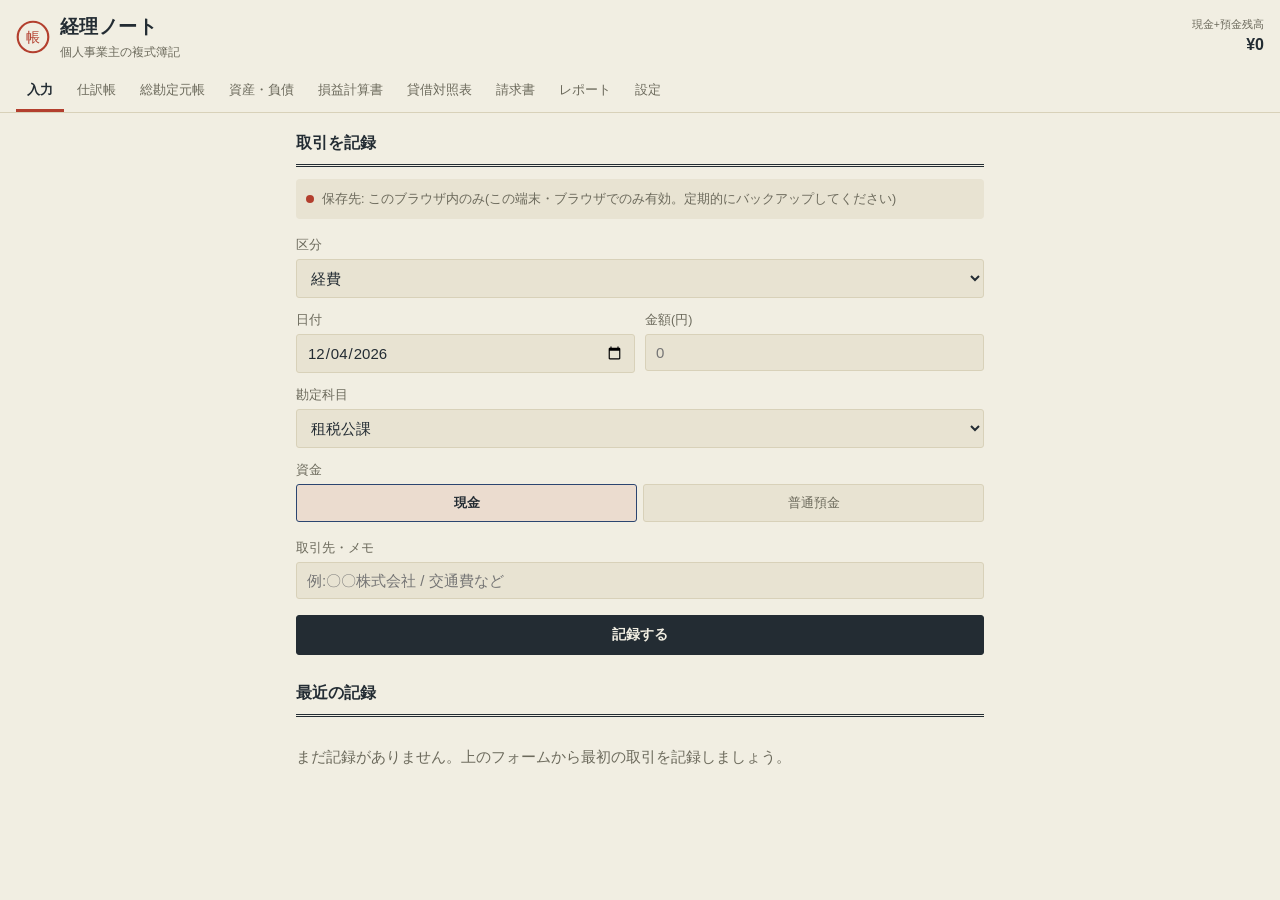
<file: legacy/index.html>
<!DOCTYPE html>
<html lang="ja">
<head>
<meta charset="UTF-8">
<meta name="viewport" content="width=device-width, initial-scale=1, viewport-fit=cover">
<title>経理ノート</title>
<meta http-equiv="Content-Security-Policy" content="default-src 'none'; script-src 'unsafe-inline'; style-src 'unsafe-inline'; img-src data: blob:; connect-src 'none'; font-src 'none'; form-action 'none'; base-uri 'none'">
<style>
  :root {
    --paper: #F1EEE2;
    --paper-2: #E8E3D2;
    --paper-line: #D8D1B9;
    --ink: #232C33;
    --ink-muted: #6C6A5C;
    --indigo: #2B4570;
    --indigo-deep: #1C2F4D;
    --vermillion: #B33F2E;
    --vermillion-soft: rgba(179,63,46,0.10);
    --danger: #A23B2E;
    --font-display: 'Hiragino Mincho ProN', 'Yu Mincho', serif;
    --font-body: 'Hiragino Kaku Gothic ProN', 'Hiragino Sans', 'Noto Sans JP', sans-serif;
    box-sizing: border-box;
    padding-top: env(safe-area-inset-top, 0px);
    padding-bottom: env(safe-area-inset-bottom, 0px);
  }
  @media (prefers-color-scheme: dark) {
    :root:not([data-theme="light"]) {
      --paper: #171814; --paper-2: #212219; --paper-line: #3A3A2D;
      --ink: #ECE8D8; --ink-muted: #A6A28C; --indigo: #8DA9D1; --indigo-deep: #B9CBE6;
      --vermillion: #E17A63; --vermillion-soft: rgba(225,122,99,0.15); --danger: #E17A63;
    }
  }
  :root[data-theme="dark"] {
    --paper: #171814; --paper-2: #212219; --paper-line: #3A3A2D;
    --ink: #ECE8D8; --ink-muted: #A6A28C; --indigo: #8DA9D1; --indigo-deep: #B9CBE6;
    --vermillion: #E17A63; --vermillion-soft: rgba(225,122,99,0.15); --danger: #E17A63;
  }
  html { scroll-padding-top: env(safe-area-inset-top, 0px); height: 100%; }
  * { box-sizing: inherit; }
  body { margin: 0; min-height: 100%; background: var(--paper); color: var(--ink); font-family: var(--font-body); font-size: 15px; line-height: 1.6; -webkit-font-smoothing: antialiased; }
  h1, h2, h3 { font-family: var(--font-display); font-weight: 700; margin: 0; }
  button, input, select, textarea { font-family: inherit; font-size: 15px; color: inherit; }
  a { color: var(--indigo); }
  .num { font-variant-numeric: tabular-nums; }
  .muted { color: var(--ink-muted); }
  .accent { color: var(--vermillion); }

  header.app-header { position: sticky; top: 0; z-index: 20; padding: calc(12px + env(safe-area-inset-top, 0px)) 16px 0 16px; background: var(--paper); border-bottom: 1px solid var(--paper-line); }
  .header-row { display: flex; align-items: center; gap: 10px; }
  .hanko { flex: none; width: 34px; height: 34px; }
  .brand { flex: 1; min-width: 0; }
  .brand h1 { font-size: 19px; letter-spacing: .02em; }
  .brand .sub { font-size: 11.5px; color: var(--ink-muted); margin-top: 1px; overflow:hidden; text-overflow:ellipsis; white-space:nowrap; }
  .balance-chip { text-align: right; flex: none; }
  .balance-chip .lbl { font-size: 10.5px; color: var(--ink-muted); }
  .balance-chip .val { font-size: 16px; font-weight: 700; }

  nav.tabs { display: flex; gap: 2px; overflow-x: auto; margin-top: 10px; scrollbar-width: none; }
  nav.tabs::-webkit-scrollbar { display: none; }
  nav.tabs button { flex: none; background: none; border: none; cursor: pointer; padding: 9px 11px 10px 11px; color: var(--ink-muted); font-size: 13px; font-weight: 500; white-space: nowrap; border-bottom: 3px solid transparent; }
  nav.tabs button.active { color: var(--ink); border-bottom-color: var(--vermillion); font-weight: 700; }

  main { padding: 18px 16px 48px 16px; max-width: 720px; margin: 0 auto; }
  section.block { margin-bottom: 26px; }
  section.block h2 { font-size: 15.5px; padding-bottom: 8px; border-bottom: 3px double var(--ink); margin-bottom: 12px; }
  .note { font-size: 12.5px; color: var(--ink-muted); background: var(--paper-2); border-left: 3px solid var(--paper-line); padding: 8px 10px; margin: 10px 0; border-radius: 2px; }

  .field { margin-bottom: 12px; }
  .field label { display: block; font-size: 12.5px; color: var(--ink-muted); margin-bottom: 4px; }
  .field input[type="text"], .field input[type="number"], .field input[type="date"], .field select, .field textarea {
    width: 100%; padding: 9px 10px; border: 1px solid var(--paper-line); background: var(--paper-2); color: var(--ink); border-radius: 3px;
  }
  .field textarea { resize: vertical; min-height: 60px; }
  .field-row { display: flex; gap: 10px; }
  .field-row > .field { flex: 1; min-width: 0; }
  .radio-group { display: flex; gap: 6px; flex-wrap: wrap; }
  .radio-group label { flex: 1; text-align: center; border: 1px solid var(--paper-line); border-radius: 3px; padding: 8px 6px; font-size: 13px; cursor: pointer; color: var(--ink-muted); background: var(--paper-2); }
  .radio-group input { display: none; }
  .radio-group input:checked + span { color: var(--ink); font-weight: 700; }
  .radio-group label:has(input:checked) { border-color: var(--indigo); background: var(--vermillion-soft); }

  button.btn { display: inline-block; border: 1px solid var(--ink); background: var(--ink); color: var(--paper); padding: 10px 18px; border-radius: 3px; cursor: pointer; font-weight: 700; font-size: 14px; }
  button.btn:active { opacity: .8; }
  button.btn.secondary { background: transparent; color: var(--ink); }
  button.btn.ghost { background: transparent; color: var(--indigo); border-color: var(--paper-line); font-weight: 500; }
  button.btn.danger { background: transparent; color: var(--danger); border-color: var(--danger); }
  button.btn.block { width: 100%; }
  button.btn.small { padding: 6px 10px; font-size: 12.5px; }

  table.ledger { width: 100%; border-collapse: collapse; font-size: 13px; }
  table.ledger th { text-align: left; font-weight: 500; color: var(--ink-muted); font-size: 11.5px; padding: 0 6px 8px 6px; border-bottom: 3px double var(--ink); white-space: nowrap; }
  table.ledger td { padding: 8px 6px; border-bottom: 1px solid var(--paper-line); vertical-align: top; }
  table.ledger tr:last-child td { border-bottom: none; }
  table.ledger td.num, table.ledger th.num { text-align: right; }
  .table-scroll { overflow-x: auto; }
  table.ledger.compact th, table.ledger.compact td { padding: 6px 5px; }

  .tx-row { display: flex; gap: 10px; padding: 11px 0; border-bottom: 1px solid var(--paper-line); align-items: flex-start; }
  .tx-row:last-child { border-bottom: none; }
  .tx-thumb { flex: none; width: 40px; height: 40px; border-radius: 3px; overflow: hidden; background: var(--paper-2); border: 1px solid var(--paper-line); }
  .tx-thumb img { width: 100%; height: 100%; object-fit: cover; display: block; }
  .tx-main { flex: 1; min-width: 0; }
  .tx-top { display: flex; justify-content: space-between; gap: 8px; }
  .tx-cat { font-weight: 700; font-size: 14px; }
  .tx-amt { font-weight: 700; font-size: 14.5px; white-space: nowrap; }
  .tx-amt.income { color: var(--indigo); }
  .tx-amt.expense { color: var(--ink); }
  .tx-meta { font-size: 12px; color: var(--ink-muted); margin-top: 2px; }
  .tx-actions { margin-top: 6px; display: flex; gap: 10px; }
  .tx-actions a { font-size: 12px; cursor: pointer; }

  .tag { display: inline-block; font-size: 10.5px; padding: 2px 7px; border-radius: 20px; border: 1px solid var(--paper-line); color: var(--ink-muted); }
  .kpi-row { display: flex; gap: 10px; margin-bottom: 14px; flex-wrap: wrap; }
  .kpi { flex: 1; min-width: 100px; padding: 12px; background: var(--paper-2); border-radius: 4px; }
  .kpi .lbl { font-size: 11px; color: var(--ink-muted); }
  .kpi .val { font-size: 17px; font-weight: 700; margin-top: 2px; }

  select.year-select { padding: 6px 8px; border: 1px solid var(--paper-line); background: var(--paper-2); border-radius: 3px; }
  .toast-wrap { position: fixed; bottom: calc(18px + env(safe-area-inset-bottom, 0px)); left: 0; right: 0; display: flex; justify-content: center; z-index: 100; pointer-events: none; }
  .toast { background: var(--ink); color: var(--paper); padding: 9px 16px; border-radius: 20px; font-size: 13px; box-shadow: 0 4px 14px rgba(0,0,0,.2); }

  .modal-backdrop { position: fixed; inset: 0; background: rgba(0,0,0,.45); z-index: 200; display: flex; align-items: flex-end; justify-content: center; }
  .modal-sheet { background: var(--paper); width: 100%; max-width: 720px; max-height: 88vh; overflow-y: auto; border-radius: 12px 12px 0 0; padding: 18px 16px calc(24px + env(safe-area-inset-bottom, 0px)) 16px; }
  .modal-head { display: flex; justify-content: space-between; align-items: center; margin-bottom: 14px; }
  .modal-head h3 { font-size: 16px; }
  .modal-close { background: none; border: none; font-size: 22px; color: var(--ink-muted); cursor: pointer; line-height: 1; }

  .invoice-list-row { padding: 12px 0; border-bottom: 1px solid var(--paper-line); }
  .invoice-list-row:last-child { border-bottom: none; }
  .invoice-item-row { display: grid; grid-template-columns: 1fr 52px 84px 26px; gap: 6px; margin-bottom: 6px; align-items: center; }
  .invoice-item-row input { padding: 7px 8px; border: 1px solid var(--paper-line); background: var(--paper-2); border-radius: 3px; width: 100%; }
  .invoice-item-row .rm { background: none; border: none; color: var(--ink-muted); font-size: 16px; cursor: pointer; }

  .bar-chart .bar-label, .bar-label { font-size: 11.5px; fill: var(--ink-muted); font-family: var(--font-body); }
  .bar-value { font-size: 11px; fill: var(--ink); font-family: var(--font-body); }
  .storage-flag { display: flex; align-items: center; gap: 8px; font-size: 12.5px; color: var(--ink-muted); padding: 10px; background: var(--paper-2); border-radius: 4px; margin-bottom: 16px; }
  .storage-dot { width: 8px; height: 8px; border-radius: 50%; flex: none; }
  .storage-dot.ok { background: #3E7A55; }
  .storage-dot.warn { background: var(--vermillion); }

  #print-area { display: none; }
  @media print {
    body * { visibility: hidden; }
    #print-area, #print-area * { visibility: visible; }
    #print-area { display: block; position: absolute; top: 0; left: 0; width: 100%; padding: 24px; }
  }
</style>
</head>
<body>
<div id="app"><div style="padding:60px 20px; text-align:center; color:var(--ink-muted);">読み込み中…</div></div>
<div id="toast-wrap" class="toast-wrap"></div>
<div id="modal-root"></div>
<div id="print-area"></div>

<script>
/* ============================== 勘定科目 ============================== */
const ACCOUNTS = {
  income: [
    { key: 'sales', label: '売上高' },
    { key: 'misc_income', label: '雑収入' }
  ],
  cogs: [
    { key: 'purchases', label: '仕入高' }
  ],
  expense: [
    { key: 'tax', label: '租税公課' }, { key: 'shipping', label: '荷造運賃' }, { key: 'utilities', label: '水道光熱費' },
    { key: 'travel', label: '旅費交通費' }, { key: 'communication', label: '通信費' }, { key: 'advertising', label: '広告宣伝費' },
    { key: 'entertainment', label: '接待交際費' }, { key: 'insurance', label: '損害保険料' }, { key: 'repair', label: '修繕費' },
    { key: 'supplies', label: '消耗品費' }, { key: 'depreciation', label: '減価償却費' }, { key: 'welfare', label: '福利厚生費' },
    { key: 'wages', label: '給料賃金' }, { key: 'outsourcing', label: '外注工賃' }, { key: 'interest', label: '利子割引料' },
    { key: 'rent', label: '地代家賃' }, { key: 'bad_debt', label: '貸倒金' }, { key: 'misc_expense', label: '雑費' }
  ],
  fund: [ { key: 'cash', label: '現金' }, { key: 'bank', label: '普通預金' } ],
  liability: [ { key: 'payable', label: '買掛金' }, { key: 'accrued', label: '未払金' }, { key: 'loan', label: '借入金' } ]
};
const KIND_LABELS = {
  income: '収入', expense: '経費', purchase: '仕入(現金)', drawing: '事業主貸(出金)', contribution: '事業主借(入金)',
  expense_accrued: '未払計上', pay_liability: '買掛金・未払金の支払', borrow: '借入金の受取', repay: '借入金の返済(元本)'
};
const TABS = [
  { id: 'entry', label: '入力' }, { id: 'journal', label: '仕訳帳' }, { id: 'ledger', label: '総勘定元帳' },
  { id: 'assets', label: '資産・負債' }, { id: 'pl', label: '損益計算書' }, { id: 'bs', label: '貸借対照表' },
  { id: 'invoice', label: '請求書' }, { id: 'report', label: 'レポート' }, { id: 'settings', label: '設定' }
];

/* ============================== 状態 ============================== */
const state = { transactions: [], invoices: [], settings: null, fixedAssets: [], inventoryYearEnd: {} };
const CAP = { db: null, assets: null, downloads: null };
let STORAGE_MODE = 'memory';
let currentTab = 'entry';
let editingTxId = null;
let invoiceDraft = null;
let editingInvoiceId = null;
let editingAssetId = null;

/* ============================== ユーティリティ ============================== */
function uid(prefix) { return prefix + '_' + Date.now().toString(36) + '_' + Math.random().toString(36).slice(2, 8); }
function todayStr() { const d = new Date(); return d.getFullYear() + '-' + String(d.getMonth() + 1).padStart(2, '0') + '-' + String(d.getDate()).padStart(2, '0'); }
function yen(n) { n = Number(n) || 0; const sign = n < 0 ? '−' : ''; return sign + '¥' + Math.abs(Math.round(n)).toLocaleString('ja-JP'); }
function esc(s) { return String(s == null ? '' : s).replace(/[&<>"']/g, function (c) { return { '&': '&amp;', '<': '&lt;', '>': '&gt;', '"': '&quot;', "'": '&#39;' }[c]; }); }
function accountLabel(type, key) { const list = ACCOUNTS[type] || []; const f = list.find(function (a) { return a.key === key; }); return f ? f.label : (key || ''); }
function fundLabel(key) { return accountLabel('fund', key); }
function defaultSettings() {
  return { businessName: '', ownerName: '', address: '', phone: '', invoiceRegNo: '', bankInfo: '', openingCash: 0, openingBank: 0, openingDate: todayStr(), invoiceSeq: 0, theme: 'auto' };
}
function toast(msg) {
  const wrap = document.getElementById('toast-wrap'); const el = document.createElement('div');
  el.className = 'toast'; el.textContent = msg; wrap.appendChild(el);
  setTimeout(function () { el.remove(); }, 2600);
}
function val(id) { const el = document.getElementById(id); return el ? el.value : ''; }
function availableYears() {
  const ys = new Set();
  state.transactions.forEach(function (t) { if (t.date) ys.add(Number(t.date.slice(0, 4))); });
  Object.keys(state.inventoryYearEnd || {}).forEach(function (y) { ys.add(Number(y)); });
  ys.add(new Date().getFullYear());
  return Array.from(ys).sort(function (a, b) { return b - a; });
}

/* ============================== 仕訳ロジック ============================== */
function movementsOf(tx) {
  const amt = Number(tx.amount) || 0;
  if (tx.kind === 'income') return [{ node: 'fund:' + tx.fund, side: 'debit', amt: amt }, { node: 'income:' + tx.account, side: 'credit', amt: amt }];
  if (tx.kind === 'expense') return [{ node: 'expense:' + tx.account, side: 'debit', amt: amt }, { node: 'fund:' + tx.fund, side: 'credit', amt: amt }];
  if (tx.kind === 'purchase') return [{ node: 'cogs:purchases', side: 'debit', amt: amt }, { node: 'fund:' + tx.fund, side: 'credit', amt: amt }];
  if (tx.kind === 'drawing') return [{ node: 'equity:drawing', side: 'debit', amt: amt }, { node: 'fund:' + tx.fund, side: 'credit', amt: amt }];
  if (tx.kind === 'contribution') return [{ node: 'fund:' + tx.fund, side: 'debit', amt: amt }, { node: 'equity:contribution', side: 'credit', amt: amt }];
  if (tx.kind === 'expense_accrued') return [{ node: (tx.accountType || 'expense') + ':' + tx.account, side: 'debit', amt: amt }, { node: 'liability:' + tx.liability, side: 'credit', amt: amt }];
  if (tx.kind === 'pay_liability') return [{ node: 'liability:' + tx.liability, side: 'debit', amt: amt }, { node: 'fund:' + tx.fund, side: 'credit', amt: amt }];
  if (tx.kind === 'borrow') return [{ node: 'fund:' + tx.fund, side: 'debit', amt: amt }, { node: 'liability:loan', side: 'credit', amt: amt }];
  if (tx.kind === 'repay') return [{ node: 'liability:loan', side: 'debit', amt: amt }, { node: 'fund:' + tx.fund, side: 'credit', amt: amt }];
  return [];
}
function nodeLabel(node) {
  const parts = node.split(':'); const type = parts[0]; const key = parts[1];
  if (type === 'fund') return fundLabel(key);
  if (type === 'income') return accountLabel('income', key);
  if (type === 'cogs') return accountLabel('cogs', key);
  if (type === 'expense') return accountLabel('expense', key);
  if (type === 'liability') return accountLabel('liability', key);
  if (type === 'equity') return key === 'drawing' ? '事業主貸' : '事業主借';
  return node;
}
function journalOf(tx) {
  const m = movementsOf(tx);
  const d = m.find(function (x) { return x.side === 'debit'; });
  const c = m.find(function (x) { return x.side === 'credit'; });
  return { debit: d ? nodeLabel(d.node) : '-', credit: c ? nodeLabel(c.node) : '-' };
}
function allNodes() {
  const list = [];
  ACCOUNTS.fund.forEach(function (a) { list.push('fund:' + a.key); });
  ACCOUNTS.income.forEach(function (a) { list.push('income:' + a.key); });
  ACCOUNTS.cogs.forEach(function (a) { list.push('cogs:' + a.key); });
  ACCOUNTS.expense.forEach(function (a) { list.push('expense:' + a.key); });
  ACCOUNTS.liability.forEach(function (a) { list.push('liability:' + a.key); });
  list.push('equity:drawing'); list.push('equity:contribution');
  return list;
}
function isDebitNormal(node) { return node.indexOf('fund:') === 0 || node.indexOf('expense:') === 0 || node.indexOf('cogs:') === 0 || node === 'equity:drawing'; }
function primaryLabel(t) {
  const m = movementsOf(t);
  if (!m.length) return KIND_LABELS[t.kind] || t.kind;
  const nonFund = m.find(function (x) { return x.node.indexOf('fund:') !== 0; });
  return nodeLabel(nonFund ? nonFund.node : m[0].node);
}
function txSign(t) {
  if (['income', 'contribution', 'borrow'].indexOf(t.kind) >= 0) return '+';
  if (['expense', 'purchase', 'drawing', 'repay', 'pay_liability'].indexOf(t.kind) >= 0) return '−';
  return '';
}
function fundBalance(fundKey, asOfDate) {
  let bal = fundKey === 'cash' ? Number(state.settings.openingCash || 0) : Number(state.settings.openingBank || 0);
  state.transactions.forEach(function (t) {
    if (!t.date || (asOfDate && t.date > asOfDate)) return;
    movementsOf(t).forEach(function (m) { if (m.node === 'fund:' + fundKey) bal += (m.side === 'debit' ? m.amt : -m.amt); });
  });
  return bal;
}
function liabilityBalance(key, asOfDate) {
  let bal = 0;
  state.transactions.forEach(function (t) {
    if (!t.date || (asOfDate && t.date > asOfDate)) return;
    movementsOf(t).forEach(function (m) { if (m.node === 'liability:' + key) bal += (m.side === 'credit' ? m.amt : -m.amt); });
  });
  return bal;
}
function equityTotal(nodeKey, asOfDate) {
  let sum = 0;
  state.transactions.forEach(function (t) {
    if (!t.date || (asOfDate && t.date > asOfDate)) return;
    movementsOf(t).forEach(function (m) { if (m.node === 'equity:' + nodeKey) sum += m.amt; });
  });
  return sum;
}

/* ============================== 固定資産・減価償却 ============================== */
function depreciationSchedule(asset) {
  const cost = Number(asset.cost) || 0;
  const life = Math.max(1, Number(asset.usefulLifeYears) || 1);
  const base = Math.max(0, cost - 1);
  const annualFull = base / life;
  const acqYear = Number(asset.acquisitionDate.slice(0, 4));
  const acqMonth = Number(asset.acquisitionDate.slice(5, 7));
  const disposalYear = asset.disposalDate ? Number(asset.disposalDate.slice(0, 4)) : null;
  const disposalMonth = asset.disposalDate ? Number(asset.disposalDate.slice(5, 7)) : null;
  const schedule = {};
  let cum = 0;
  const lastYear = disposalYear || (acqYear + life + 1);
  for (let y = acqYear; y <= lastYear; y++) {
    if (cum >= base) { schedule[y] = { amount: 0, cumulative: cum, bookValue: cost - cum }; continue; }
    let months = 12;
    if (y === acqYear && disposalYear === acqYear) months = disposalMonth - acqMonth + 1;
    else if (y === acqYear) months = 12 - acqMonth + 1;
    else if (disposalYear && y === disposalYear) months = disposalMonth;
    months = Math.max(0, Math.min(12, months));
    let amt = Math.round(annualFull * months / 12);
    if (cum + amt > base) amt = base - cum;
    cum += amt;
    schedule[y] = { amount: amt, cumulative: cum, bookValue: cost - cum };
  }
  return schedule;
}
function assetAnnualDepreciation(asset, year) { const s = depreciationSchedule(asset); return s[year] ? s[year].amount : 0; }
function assetBookValueAsOf(asset, dateStr) {
  const cost = Number(asset.cost) || 0;
  if (asset.acquisitionDate > dateStr) return cost;
  const y = Number(dateStr.slice(0, 4)); const m = Number(dateStr.slice(5, 7));
  const sched = depreciationSchedule(asset);
  const acqYear = Number(asset.acquisitionDate.slice(0, 4));
  const acqMonth = Number(asset.acquisitionDate.slice(5, 7));
  let cum = 0;
  for (let yy = acqYear; yy < y; yy++) cum += (sched[yy] ? sched[yy].amount : 0);
  const startMonth = (y === acqYear) ? acqMonth : 1;
  const fullYearMonths = (y === acqYear) ? (12 - acqMonth + 1) : 12;
  const monthsElapsed = Math.max(0, Math.min(fullYearMonths, m - startMonth + 1));
  const fullYearAmt = sched[y] ? sched[y].amount : 0;
  const partial = fullYearMonths > 0 ? Math.round(fullYearAmt * monthsElapsed / fullYearMonths) : 0;
  cum += Math.min(partial, fullYearAmt);
  const base = Math.max(0, cost - 1);
  cum = Math.min(cum, base);
  return cost - cum;
}
function totalDepreciation(year) { return (state.fixedAssets || []).reduce(function (s, a) { return s + assetAnnualDepreciation(a, year); }, 0); }
function totalFixedAssetsBookValue(asOfDate) {
  return (state.fixedAssets || []).filter(function (a) { return a.acquisitionDate <= asOfDate; }).reduce(function (s, a) { return s + assetBookValueAsOf(a, asOfDate); }, 0);
}
function latestInventoryClosing(year) {
  const inv = state.inventoryYearEnd || {};
  const years = Object.keys(inv).map(Number).filter(function (y) { return y <= year; }).sort(function (a, b) { return b - a; });
  if (!years.length) return 0;
  return Number(inv[years[0]].closing) || 0;
}

/* ============================== 損益計算書 / 貸借対照表 ============================== */
function computePL(year) {
  const incomeTotals = {}; ACCOUNTS.income.forEach(function (a) { incomeTotals[a.key] = 0; });
  const expenseTotals = {}; ACCOUNTS.expense.forEach(function (a) { expenseTotals[a.key] = 0; });
  let purchases = 0;
  state.transactions.forEach(function (t) {
    if (!t.date || t.date.slice(0, 4) !== String(year)) return;
    const amt = Number(t.amount) || 0;
    if (t.kind === 'income') incomeTotals[t.account] = (incomeTotals[t.account] || 0) + amt;
    else if (t.kind === 'expense') expenseTotals[t.account] = (expenseTotals[t.account] || 0) + amt;
    else if (t.kind === 'purchase') purchases += amt;
    else if (t.kind === 'expense_accrued') {
      if (t.accountType === 'cogs') purchases += amt;
      else expenseTotals[t.account] = (expenseTotals[t.account] || 0) + amt;
    }
  });
  expenseTotals.depreciation = totalDepreciation(year);
  const inv = (state.inventoryYearEnd && state.inventoryYearEnd[year]) ? state.inventoryYearEnd[year] : { opening: 0, closing: 0 };
  const cogs = (Number(inv.opening) || 0) + purchases - (Number(inv.closing) || 0);
  const incomeSum = Object.values(incomeTotals).reduce(function (a, b) { return a + b; }, 0);
  const grossProfit = incomeSum - cogs;
  const expenseSum = Object.values(expenseTotals).reduce(function (a, b) { return a + b; }, 0);
  const net = grossProfit - expenseSum;
  return { incomeTotals: incomeTotals, expenseTotals: expenseTotals, incomeSum: incomeSum, purchases: purchases, cogs: cogs, grossProfit: grossProfit, expenseSum: expenseSum, net: net, inventoryOpening: Number(inv.opening) || 0, inventoryClosing: Number(inv.closing) || 0 };
}
function computeBS(asOfDate) {
  const year = Number(asOfDate.slice(0, 4));
  const cash = fundBalance('cash', asOfDate);
  const bank = fundBalance('bank', asOfDate);
  const inventoryVal = latestInventoryClosing(year);
  const fixedAssetsVal = totalFixedAssetsBookValue(asOfDate);
  const assetsTotal = cash + bank + inventoryVal + fixedAssetsVal;
  const payable = liabilityBalance('payable', asOfDate);
  const accrued = liabilityBalance('accrued', asOfDate);
  const loan = liabilityBalance('loan', asOfDate);
  const liabilitiesTotal = payable + accrued + loan;
  const openingCapital = Number(state.settings.openingCash || 0) + Number(state.settings.openingBank || 0);
  const contribution = equityTotal('contribution', asOfDate);
  const drawing = equityTotal('drawing', asOfDate);
  const contributedCapital = openingCapital + contribution - drawing;
  const retainedEarnings = assetsTotal - liabilitiesTotal - contributedCapital;
  const equityTotalVal = contributedCapital + retainedEarnings;
  return { cash: cash, bank: bank, inventoryVal: inventoryVal, fixedAssetsVal: fixedAssetsVal, assetsTotal: assetsTotal, payable: payable, accrued: accrued, loan: loan, liabilitiesTotal: liabilitiesTotal, openingCapital: openingCapital, contribution: contribution, drawing: drawing, contributedCapital: contributedCapital, retainedEarnings: retainedEarnings, equityTotalVal: equityTotalVal };
}

/* ============================== 保存レイヤー ============================== */
async function useCap(name) { try { if (!window.claude || !window.claude.use) return null; return await window.claude.use(name); } catch (e) { return null; } }
function hasLocalStorage() { try { const k = '__t__'; localStorage.setItem(k, '1'); localStorage.removeItem(k); return true; } catch (e) { return false; } }
function persistLocal(name) { try { localStorage.setItem('keirinote_' + name, JSON.stringify(state[name])); } catch (e) {} }
function stripId(doc) { const copy = Object.assign({}, doc); delete copy.id; return copy; }

const Store = {
  async loadAll() {
    if (STORAGE_MODE === 'db') {
      const [txSnap, invSnap, setSnap, faSnap, invYearSnap] = await Promise.all([
        CAP.db.collection('transactions').get(), CAP.db.collection('invoices').get(), CAP.db.doc('settings/main').get(),
        CAP.db.collection('fixedAssets').get(), CAP.db.collection('inventoryYears').get()
      ]);
      state.transactions = txSnap.docs.map(function (d) { return Object.assign({ id: d.id }, d.data()); });
      state.invoices = invSnap.docs.map(function (d) { return Object.assign({ id: d.id }, d.data()); });
      state.settings = setSnap.exists ? Object.assign(defaultSettings(), setSnap.data()) : defaultSettings();
      state.fixedAssets = faSnap.docs.map(function (d) { return Object.assign({ id: d.id }, d.data()); });
      state.inventoryYearEnd = {}; invYearSnap.docs.forEach(function (d) { state.inventoryYearEnd[Number(d.id)] = d.data(); });
    } else if (STORAGE_MODE === 'local') {
      state.transactions = JSON.parse(localStorage.getItem('keirinote_transactions') || '[]');
      state.invoices = JSON.parse(localStorage.getItem('keirinote_invoices') || '[]');
      state.settings = Object.assign(defaultSettings(), JSON.parse(localStorage.getItem('keirinote_settings') || 'null') || {});
      state.fixedAssets = JSON.parse(localStorage.getItem('keirinote_fixedAssets') || '[]');
      state.inventoryYearEnd = JSON.parse(localStorage.getItem('keirinote_inventoryYearEnd') || '{}');
    } else {
      state.transactions = []; state.invoices = []; state.settings = defaultSettings(); state.fixedAssets = []; state.inventoryYearEnd = {};
    }
  },
  async saveSettings(patch) {
    state.settings = Object.assign({}, state.settings, patch);
    try { if (STORAGE_MODE === 'db') await CAP.db.doc('settings/main').set(state.settings); else if (STORAGE_MODE === 'local') persistLocal('settings'); toast('設定を保存しました'); }
    catch (e) { toast('保存に失敗しました'); }
  },
  async addTransaction(tx) {
    const id = uid('tx'); const doc = Object.assign({}, tx, { id: id, createdAt: new Date().toISOString() });
    state.transactions.push(doc);
    try { if (STORAGE_MODE === 'db') await CAP.db.collection('transactions').doc(id).set(stripId(doc)); else if (STORAGE_MODE === 'local') persistLocal('transactions'); }
    catch (e) { toast('保存に失敗しました'); }
    return doc;
  },
  async updateTransaction(id, patch) {
    const idx = state.transactions.findIndex(function (t) { return t.id === id; }); if (idx < 0) return;
    state.transactions[idx] = Object.assign({}, state.transactions[idx], patch);
    try { if (STORAGE_MODE === 'db') await CAP.db.doc('transactions/' + id).set(stripId(state.transactions[idx])); else if (STORAGE_MODE === 'local') persistLocal('transactions'); }
    catch (e) { toast('保存に失敗しました'); }
  },
  async deleteTransaction(id) {
    const tx = state.transactions.find(function (t) { return t.id === id; });
    state.transactions = state.transactions.filter(function (t) { return t.id !== id; });
    try { if (STORAGE_MODE === 'db') await CAP.db.doc('transactions/' + id).delete(); else if (STORAGE_MODE === 'local') persistLocal('transactions'); }
    catch (e) { toast('削除に失敗しました'); }
    if (tx && tx.receiptAssetId && CAP.assets) { try { await CAP.assets.delete(tx.receiptAssetId); } catch (e) {} }
  },
  async addInvoice(inv) {
    const id = uid('inv'); const doc = Object.assign({}, inv, { id: id, createdAt: new Date().toISOString() });
    state.invoices.push(doc);
    try { if (STORAGE_MODE === 'db') await CAP.db.collection('invoices').doc(id).set(stripId(doc)); else if (STORAGE_MODE === 'local') persistLocal('invoices'); }
    catch (e) { toast('保存に失敗しました'); }
    return doc;
  },
  async updateInvoice(id, patch) {
    const idx = state.invoices.findIndex(function (t) { return t.id === id; }); if (idx < 0) return;
    state.invoices[idx] = Object.assign({}, state.invoices[idx], patch);
    try { if (STORAGE_MODE === 'db') await CAP.db.doc('invoices/' + id).set(stripId(state.invoices[idx])); else if (STORAGE_MODE === 'local') persistLocal('invoices'); }
    catch (e) { toast('保存に失敗しました'); }
  },
  async deleteInvoice(id) {
    state.invoices = state.invoices.filter(function (t) { return t.id !== id; });
    try { if (STORAGE_MODE === 'db') await CAP.db.doc('invoices/' + id).delete(); else if (STORAGE_MODE === 'local') persistLocal('invoices'); }
    catch (e) { toast('削除に失敗しました'); }
  },
  async addFixedAsset(a) {
    const id = uid('fa'); const doc = Object.assign({}, a, { id: id });
    state.fixedAssets.push(doc);
    try { if (STORAGE_MODE === 'db') await CAP.db.collection('fixedAssets').doc(id).set(stripId(doc)); else if (STORAGE_MODE === 'local') persistLocal('fixedAssets'); }
    catch (e) { toast('保存に失敗しました'); }
  },
  async updateFixedAsset(id, patch) {
    const idx = state.fixedAssets.findIndex(function (a) { return a.id === id; }); if (idx < 0) return;
    state.fixedAssets[idx] = Object.assign({}, state.fixedAssets[idx], patch);
    try { if (STORAGE_MODE === 'db') await CAP.db.doc('fixedAssets/' + id).set(stripId(state.fixedAssets[idx])); else if (STORAGE_MODE === 'local') persistLocal('fixedAssets'); }
    catch (e) { toast('保存に失敗しました'); }
  },
  async deleteFixedAsset(id) {
    state.fixedAssets = state.fixedAssets.filter(function (a) { return a.id !== id; });
    try { if (STORAGE_MODE === 'db') await CAP.db.doc('fixedAssets/' + id).delete(); else if (STORAGE_MODE === 'local') persistLocal('fixedAssets'); }
    catch (e) { toast('削除に失敗しました'); }
  },
  async setInventoryYear(year, data) {
    state.inventoryYearEnd[year] = data;
    try { if (STORAGE_MODE === 'db') await CAP.db.doc('inventoryYears/' + year).set(data); else if (STORAGE_MODE === 'local') persistLocal('inventoryYearEnd'); toast('保存しました'); }
    catch (e) { toast('保存に失敗しました'); }
  }
};

/* ============================== 画像(領収書)処理 ============================== */
function compressImage(file, maxDim, quality) {
  maxDim = maxDim || 1400; quality = quality || 0.82;
  return new Promise(function (resolve, reject) {
    const img = new Image(); const reader = new FileReader();
    reader.onload = function () { img.src = reader.result; };
    reader.onerror = reject;
    img.onload = function () {
      let w = img.width, h = img.height;
      if (w > maxDim || h > maxDim) { if (w > h) { h = Math.round(h * maxDim / w); w = maxDim; } else { w = Math.round(w * maxDim / h); h = maxDim; } }
      const canvas = document.createElement('canvas'); canvas.width = w; canvas.height = h;
      canvas.getContext('2d').drawImage(img, 0, 0, w, h);
      canvas.toBlob(function (blob) { resolve(blob); }, 'image/jpeg', quality);
    };
    img.onerror = reject;
    reader.readAsDataURL(file);
  });
}

/* ============================== ダウンロード ============================== */
async function downloadFile(filename, content, mime) {
  if (CAP.downloads) {
    try { const blob = (content instanceof Blob) ? content : new Blob([content], { type: mime || 'text/plain' }); await CAP.downloads.save({ filename: filename, data: blob }); toast('保存しました'); return; }
    catch (e) {}
  }
  try {
    const blob = (content instanceof Blob) ? content : new Blob([content], { type: mime || 'text/plain' });
    const url = URL.createObjectURL(blob); const a = document.createElement('a');
    a.href = url; a.download = filename; document.body.appendChild(a); a.click();
    setTimeout(function () { URL.revokeObjectURL(url); a.remove(); }, 1000);
  } catch (e) { toast('ダウンロードに失敗しました'); }
}
function csvField(v) { v = String(v == null ? '' : v); if (/[",\n]/.test(v)) v = '"' + v.replace(/"/g, '""') + '"'; return v; }

/* ============================== モーダル ============================== */
function openModal(title, bodyHtml) {
  document.getElementById('modal-root').innerHTML =
    '<div class="modal-backdrop" id="modal-backdrop"><div class="modal-sheet"><div class="modal-head"><h3>' + esc(title) + '</h3><button class="modal-close" id="modal-close">&times;</button></div>' + bodyHtml + '</div></div>';
  document.getElementById('modal-close').addEventListener('click', closeModal);
  document.getElementById('modal-backdrop').addEventListener('click', function (e) { if (e.target.id === 'modal-backdrop') closeModal(); });
}
function closeModal() { document.getElementById('modal-root').innerHTML = ''; }

/* ============================== レンダリング: シェル ============================== */
function renderShell() {
  const cash = fundBalance('cash', todayStr()); const bank = fundBalance('bank', todayStr());
  const tabsHtml = TABS.map(function (t) { return '<button data-tab=\"' + esc(t.id) + '\" class="' + (t.id === currentTab ? 'active' : '') + '">' + t.label + '</button>'; }).join('');
  document.getElementById('app').innerHTML =
    '<header class="app-header"><div class="header-row">' + hankoSvg() +
      '<div class="brand"><h1>経理ノート</h1><div class="sub">' + esc(state.settings.businessName || '個人事業主の複式簿記') + '</div></div>' +
      '<div class="balance-chip"><div class="lbl">現金+預金残高</div><div class="val num">' + yen(cash + bank) + '</div></div>' +
    '</div><nav class="tabs">' + tabsHtml + '</nav></header><main id="view"></main>';
  document.querySelectorAll('nav.tabs button').forEach(function (b) { b.addEventListener('click', function () { currentTab = b.dataset.tab; editingTxId = null; renderShell(); }); });
  renderView();
}
function hankoSvg() {
  return '<svg class="hanko" viewBox="0 0 40 40" xmlns="http://www.w3.org/2000/svg"><circle cx="20" cy="20" r="18" fill="none" stroke="var(--vermillion)" stroke-width="2.5"/><text x="20" y="26" text-anchor="middle" font-size="16" font-family="var(--font-display)" fill="var(--vermillion)">帳</text></svg>';
}
function renderView() {
  const view = document.getElementById('view');
  if (currentTab === 'entry') view.innerHTML = viewEntry();
  else if (currentTab === 'journal') view.innerHTML = viewJournal();
  else if (currentTab === 'ledger') view.innerHTML = viewLedger();
  else if (currentTab === 'assets') view.innerHTML = viewAssets();
  else if (currentTab === 'pl') view.innerHTML = viewPL();
  else if (currentTab === 'bs') view.innerHTML = viewBS();
  else if (currentTab === 'invoice') view.innerHTML = viewInvoiceList();
  else if (currentTab === 'report') view.innerHTML = viewReport();
  else if (currentTab === 'settings') view.innerHTML = viewSettings();
  bindViewEvents();
}
function storageFlag() {
  const ok = STORAGE_MODE === 'db';
  const label = STORAGE_MODE === 'db' ? '保存先: Claude のデータ保存機能(サインインしているアカウントに保存されます)'
    : STORAGE_MODE === 'local' ? '保存先: このブラウザ内のみ(この端末・ブラウザでのみ有効。定期的にバックアップしてください)'
    : '保存できません: このデータは再読み込みすると消えます。都度バックアップしてください';
  return '<div class="storage-flag"><span class="storage-dot ' + (ok ? 'ok' : 'warn') + '"></span>' + label + '</div>' + backupReminder();
}
function backupReminder() {
  if (!state.transactions.length && !state.invoices.length) return '';
  let last = null; try { last = localStorage.getItem('keirinote_lastBackupAt'); } catch (e) {}
  const days = last ? Math.floor((Date.now() - new Date(last).getTime()) / 86400000) : null;
  if (days !== null && days < 7) return '';
  const msg = days === null ? 'まだバックアップがありません。設定画面から書き出してください' : '最後のバックアップから' + days + '日たっています。設定画面から書き出してください';
  return '<div class="storage-flag"><span class="storage-dot warn"></span>' + esc(msg) + '</div>';
}

/* ============================== 入力タブ ============================== */
function kindSelectHtml(current) {
  const groups = [
    { label: '現金取引', opts: [['income', '収入'], ['expense', '経費'], ['purchase', '仕入(棚卸資産がある場合)']] },
    { label: '資金移動', opts: [['drawing', '事業主貸(生活費などの出金)'], ['contribution', '事業主借(個人資金の入金)']] },
    { label: '未払い・買掛(発生主義)', opts: [['expense_accrued', '経費・仕入を未払計上する'], ['pay_liability', '買掛金・未払金を支払う']] },
    { label: '借入', opts: [['borrow', '借入金を受け取る'], ['repay', '借入金を返済する(元本)']] }
  ];
  return groups.map(function (g) {
    return '<optgroup label="' + g.label + '">' + g.opts.map(function (o) { return '<option value="' + o[0] + '" ' + (o[0] === current ? 'selected' : '') + '>' + o[1] + '</option>'; }).join('') + '</optgroup>';
  }).join('');
}
function accountSelectHtml(type, current, excludeDepreciation) {
  let list = ACCOUNTS[type]; if (excludeDepreciation) list = list.filter(function (a) { return a.key !== 'depreciation'; });
  return '<label>勘定科目</label><select id="f-account">' + list.map(function (a) { return '<option value="' + a.key + '" ' + (a.key === current ? 'selected' : '') + '>' + a.label + '</option>'; }).join('') + '</select>';
}
function accrualOptionsHtml(current) {
  let html = '<optgroup label="経費">';
  ACCOUNTS.expense.filter(function (a) { return a.key !== 'depreciation'; }).forEach(function (a) { const v = 'expense:' + a.key; html += '<option value="' + v + '" ' + (v === current ? 'selected' : '') + '>' + a.label + '</option>'; });
  html += '</optgroup><optgroup label="仕入">';
  ACCOUNTS.cogs.forEach(function (a) { const v = 'cogs:' + a.key; html += '<option value="' + v + '" ' + (v === current ? 'selected' : '') + '>' + a.label + '</option>'; });
  html += '</optgroup>';
  return html;
}
function liabilityOptionsHtml(keys, current) {
  return keys.map(function (k) { const a = ACCOUNTS.liability.find(function (x) { return x.key === k; }); return '<option value="' + k + '" ' + (k === current ? 'selected' : '') + '>' + a.label + '</option>'; }).join('');
}
function renderDynamicFields(kind, tx) {
  const box = document.getElementById('account-field'); const fundWrap = document.getElementById('fund-field-wrap');
  let html = '';
  if (kind === 'income') html = accountSelectHtml('income', tx ? tx.account : null);
  else if (kind === 'expense') html = accountSelectHtml('expense', tx ? tx.account : null, true);
  else if (kind === 'purchase') html = '<div class="note">仕入高(棚卸資産のもとになる仕入)として記録します。</div>';
  else if (kind === 'expense_accrued') {
    const cur = tx ? (tx.accountType + ':' + tx.account) : null;
    html = '<label>費用の種類</label><select id="f-accrual-account">' + accrualOptionsHtml(cur) + '</select>' +
      '<label style="margin-top:10px;">未払いの区分</label><select id="f-liability">' + liabilityOptionsHtml(['payable', 'accrued'], tx ? tx.liability : null) + '</select>';
  } else if (kind === 'pay_liability') {
    html = '<label>支払う負債</label><select id="f-liability">' + liabilityOptionsHtml(['payable', 'accrued'], tx ? tx.liability : null) + '</select>';
  }
  if (box) box.innerHTML = html;
  if (fundWrap) fundWrap.style.display = (kind === 'expense_accrued') ? 'none' : '';
}
function fundRadio(k, current) { return '<label><input type="radio" name="fund" value="' + k + '" ' + (k === current ? 'checked' : '') + '><span>' + fundLabel(k) + '</span></label>'; }
function viewEntry() {
  const editing = editingTxId ? state.transactions.find(function (t) { return t.id === editingTxId; }) : null;
  const kind = editing ? editing.kind : 'expense';
  const recent = state.transactions.slice().sort(function (a, b) { return (b.date + b.createdAt) < (a.date + a.createdAt) ? -1 : 1; }).slice(0, 25);
  return (
    '<section class="block"><h2>' + (editing ? '取引を編集' : '取引を記録') + '</h2>' + storageFlag() +
      '<form id="tx-form">' +
        '<div class="field"><label>区分</label><select id="f-kind">' + kindSelectHtml(kind) + '</select></div>' +
        '<div class="field-row">' +
          '<div class="field"><label>日付</label><input type="date" id="f-date" value="' + esc(editing ? editing.date : todayStr()) + '"></div>' +
          '<div class="field"><label>金額(円)</label><input type="number" id="f-amount" min="0" step="1" value="' + (editing ? editing.amount : '') + '" placeholder="0"></div>' +
        '</div>' +
        '<div class="field" id="account-field"></div>' +
        '<div class="field" id="fund-field-wrap"><label>資金</label><div class="radio-group" id="fund-group">' + fundRadio('cash', editing ? editing.fund : 'cash') + fundRadio('bank', editing ? editing.fund : 'cash') + '</div></div>' +
        '<div class="field"><label>取引先・メモ</label><input type="text" id="f-memo" value="' + esc(editing ? (editing.memo || '') : '') + '" placeholder="例:〇〇株式会社 / 交通費など"></div>' +
        '<div class="field"' + (CAP.assets ? '' : ' hidden') + '><label>レシート・領収書の画像(任意)</label><input type="file" id="f-receipt" accept="image/*">' +
          (editing && editing.receiptAssetId && CAP.assets ? '<div class="tx-thumb" style="margin-top:8px;width:64px;height:64px;"><img src="/_blob/' + esc(editing.receiptAssetId) + '"></div>' : '') +
        '</div>' +
        '<div style="display:flex; gap:10px; margin-top:16px;"><button type="submit" class="btn block">' + (editing ? '更新する' : '記録する') + '</button>' +
          (editing ? '<button type="button" id="cancel-edit" class="btn secondary">キャンセル</button>' : '') +
        '</div>' +
      '</form>' +
    '</section>' +
    '<section class="block"><h2>最近の記録</h2>' +
      (recent.length ? recent.map(txRowHtml).join('') : '<div class="muted" style="padding:16px 0;">まだ記録がありません。上のフォームから最初の取引を記録しましょう。</div>') +
    '</section>'
  );
}
function txRowHtml(t) {
  const label = primaryLabel(t); const sign = txSign(t); const cls = sign === '+' ? 'income' : 'expense';
  return (
    '<div class="tx-row">' + (t.receiptAssetId && CAP.assets ? '<div class="tx-thumb"><img src="/_blob/' + esc(t.receiptAssetId) + '"></div>' : '<div class="tx-thumb"></div>') +
      '<div class="tx-main"><div class="tx-top"><span class="tx-cat">' + esc(label) + '</span><span class="tx-amt num ' + cls + '">' + sign + yen(t.amount) + '</span></div>' +
      '<div class="tx-meta"><span class="tag">' + esc(KIND_LABELS[t.kind]) + '</span> ' + esc(t.date) + (t.fund ? ' ・ ' + esc(fundLabel(t.fund)) : '') + (t.memo ? ' ・ ' + esc(t.memo) : '') + '</div>' +
      '<div class="tx-actions"><a data-edit-tx=\"' + esc(t.id) + '\">編集</a><a data-del-tx=\"' + esc(t.id) + '\" style="color:var(--danger);">削除</a></div></div></div>'
  );
}

/* ============================== 仕訳帳タブ ============================== */
function viewJournal() {
  const years = availableYears(); const y = window.__journalYear || years[0] || new Date().getFullYear(); const m = window.__journalMonth || 0;
  const rows = state.transactions.filter(function (t) { return t.date && t.date.slice(0, 4) === String(y) && (m === 0 || Number(t.date.slice(5, 7)) === m); })
    .sort(function (a, b) { return a.date < b.date ? -1 : (a.date > b.date ? 1 : 0); });
  const monthOptions = [0, 1, 2, 3, 4, 5, 6, 7, 8, 9, 10, 11, 12].map(function (mo) { return '<option value="' + mo + '" ' + (mo === m ? 'selected' : '') + '>' + (mo === 0 ? '全月' : mo + '月') + '</option>'; }).join('');
  const yearOptions = years.map(function (yr) { return '<option value="' + yr + '" ' + (yr === y ? 'selected' : '') + '>' + yr + '年</option>'; }).join('');
  return (
    '<section class="block"><h2>仕訳帳</h2>' +
      '<div style="display:flex; gap:8px; margin-bottom:14px;"><select class="year-select" id="journal-year">' + yearOptions + '</select><select class="year-select" id="journal-month">' + monthOptions + '</select></div>' +
      '<div class="table-scroll"><table class="ledger"><tr><th>日付</th><th>借方科目</th><th class="num">借方金額</th><th>貸方科目</th><th class="num">貸方金額</th><th>摘要</th></tr>' +
        (rows.length ? rows.map(function (t) { const j = journalOf(t); return '<tr><td>' + esc(t.date) + '</td><td>' + esc(j.debit) + '</td><td class="num">' + yen(t.amount) + '</td><td>' + esc(j.credit) + '</td><td class="num">' + yen(t.amount) + '</td><td class="muted">' + esc(t.memo || '') + '</td></tr>'; }).join('') : '<tr><td colspan="6" class="muted" style="padding:20px 6px;">この期間の記録はありません</td></tr>') +
      '</table></div>' +
    '</section>'
  );
}

/* ============================== 総勘定元帳タブ ============================== */
function viewLedger() {
  const years = availableYears(); const y = window.__ledgerYear || years[0] || new Date().getFullYear(); const node = window.__ledgerNode || 'fund:cash';
  const groups = [
    { label: '資金', nodes: ACCOUNTS.fund.map(function (a) { return { node: 'fund:' + a.key, label: a.label }; }) },
    { label: '収入', nodes: ACCOUNTS.income.map(function (a) { return { node: 'income:' + a.key, label: a.label }; }) },
    { label: '仕入', nodes: ACCOUNTS.cogs.map(function (a) { return { node: 'cogs:' + a.key, label: a.label }; }) },
    { label: '経費', nodes: ACCOUNTS.expense.map(function (a) { return { node: 'expense:' + a.key, label: a.label }; }) },
    { label: '負債', nodes: ACCOUNTS.liability.map(function (a) { return { node: 'liability:' + a.key, label: a.label }; }) },
    { label: '元入・事業主勘定', nodes: [{ node: 'equity:drawing', label: '事業主貸' }, { node: 'equity:contribution', label: '事業主借' }] }
  ];
  const optionsHtml = groups.map(function (g) { return '<optgroup label="' + g.label + '">' + g.nodes.map(function (n) { return '<option value="' + n.node + '" ' + (n.node === node ? 'selected' : '') + '>' + n.label + '</option>'; }).join('') + '</optgroup>'; }).join('');
  const yearOptions = years.map(function (yr) { return '<option value="' + yr + '" ' + (yr === y ? 'selected' : '') + '>' + yr + '年</option>'; }).join('');
  const debitNormal = isDebitNormal(node);
  const openingNote = (node.indexOf('fund:') === 0) ? fundBalance(node.split(':')[1], String(y - 1) + '-12-31') : 0;
  let running = openingNote;
  const rows = state.transactions.filter(function (t) { return t.date && t.date.slice(0, 4) === String(y); })
    .sort(function (a, b) { return a.date < b.date ? -1 : (a.date > b.date ? 1 : 0); })
    .map(function (t) {
      let debit = 0, credit = 0, hit = false;
      movementsOf(t).forEach(function (m) { if (m.node === node) { hit = true; if (m.side === 'debit') debit += m.amt; else credit += m.amt; } });
      if (!hit) return null;
      running += debitNormal ? (debit - credit) : (credit - debit);
      const other = movementsOf(t).filter(function (m) { return m.node !== node; }).map(function (m) { return nodeLabel(m.node); }).join('/');
      return { date: t.date, other: other, debit: debit, credit: credit, balance: running, memo: t.memo };
    }).filter(Boolean);
  return (
    '<section class="block"><h2>総勘定元帳</h2>' +
      '<div style="display:flex; gap:8px; margin-bottom:14px;"><select class="year-select" id="ledger-year">' + yearOptions + '</select><select class="year-select" id="ledger-node">' + optionsHtml + '</select></div>' +
      (node.indexOf('fund:') === 0 ? '<div class="note">前年繰越残高: ' + yen(openingNote) + '</div>' : '') +
      '<div class="table-scroll"><table class="ledger"><tr><th>日付</th><th>相手科目</th><th class="num">借方</th><th class="num">貸方</th><th class="num">残高</th></tr>' +
        (rows.length ? rows.map(function (r) { return '<tr><td>' + esc(r.date) + '</td><td class="muted">' + esc(r.other) + (r.memo ? '(' + esc(r.memo) + ')' : '') + '</td><td class="num">' + (r.debit ? yen(r.debit) : '') + '</td><td class="num">' + (r.credit ? yen(r.credit) : '') + '</td><td class="num">' + yen(r.balance) + '</td></tr>'; }).join('') : '<tr><td colspan="5" class="muted" style="padding:20px 6px;">この年の記録はありません</td></tr>') +
      '</table></div>' +
    '</section>'
  );
}

/* ============================== 資産・負債タブ ============================== */
function assetFormHtml(a) {
  a = a || { name: '', acquisitionDate: todayStr(), cost: '', usefulLifeYears: '', disposalDate: '' };
  return (
    '<div class="field"><label>資産名</label><input type="text" id="af-name" value="' + esc(a.name) + '" placeholder="例:ノートパソコン"></div>' +
    '<div class="field-row"><div class="field"><label>取得日</label><input type="date" id="af-date" value="' + esc(a.acquisitionDate) + '"></div>' +
    '<div class="field"><label>取得価額(円)</label><input type="number" id="af-cost" value="' + esc(a.cost) + '"></div></div>' +
    '<div class="field-row"><div class="field"><label>耐用年数(年)</label><input type="number" id="af-life" value="' + esc(a.usefulLifeYears) + '"></div>' +
    '<div class="field"><label>除却・売却日(任意)</label><input type="date" id="af-disposal" value="' + esc(a.disposalDate || '') + '"></div></div>' +
    '<div class="note">定額法(残存価額1円・月割償却)で自動計算します。耐用年数は国税庁の「耐用年数表」でご確認ください。</div>' +
    '<button type="button" class="btn block" id="af-save">保存する</button>'
  );
}
function openAssetModal(asset) {
  editingAssetId = asset ? asset.id : null;
  openModal(asset ? '固定資産を編集' : '固定資産を登録', assetFormHtml(asset));
  document.getElementById('af-save').addEventListener('click', async function () {
    const doc = { name: val('af-name'), acquisitionDate: val('af-date'), cost: Number(val('af-cost')) || 0, usefulLifeYears: Number(val('af-life')) || 1, disposalDate: val('af-disposal') || null };
    if (!doc.name || !doc.acquisitionDate || doc.cost <= 0) { toast('必須項目を入力してください'); return; }
    if (editingAssetId) await Store.updateFixedAsset(editingAssetId, doc); else await Store.addFixedAsset(doc);
    closeModal(); renderShell();
  });
}
function invYearFormHtml(y, data) {
  data = data || { opening: 0, closing: 0 };
  return (
    '<div class="field"><label>年度</label><input type="number" id="iy-year" value="' + (y || new Date().getFullYear()) + '" ' + (y ? 'readonly' : '') + '></div>' +
    '<div class="field-row"><div class="field"><label>期首棚卸高</label><input type="number" id="iy-open" value="' + data.opening + '"></div>' +
    '<div class="field"><label>期末棚卸高</label><input type="number" id="iy-close" value="' + data.closing + '"></div></div>' +
    '<div class="note">期首棚卸高は、前年の期末棚卸高と一致させるのが基本です。</div>' +
    '<button type="button" class="btn block" id="iy-save">保存する</button>'
  );
}
function openInvYearModal(year) {
  const data = (year != null && state.inventoryYearEnd[year]) ? state.inventoryYearEnd[year] : { opening: 0, closing: 0 };
  openModal(year != null ? year + '年度の棚卸高を編集' : '棚卸資産(年度)を登録', invYearFormHtml(year, data));
  document.getElementById('iy-save').addEventListener('click', async function () {
    const y = Number(val('iy-year')); if (!y) { toast('年度を入力してください'); return; }
    await Store.setInventoryYear(y, { opening: Number(val('iy-open')) || 0, closing: Number(val('iy-close')) || 0 });
    closeModal(); renderShell();
  });
}
function viewAssets() {
  const years = availableYears(); const year = window.__assetsYear || years[0] || new Date().getFullYear();
  const yearOptions = years.map(function (yr) { return '<option value="' + yr + '" ' + (yr === year ? 'selected' : '') + '>' + yr + '年</option>'; }).join('');
  const fa = state.fixedAssets || [];
  const rows = fa.map(function (a) {
    const dep = assetAnnualDepreciation(a, year); const bv = assetBookValueAsOf(a, todayStr());
    return '<tr><td>' + esc(a.name) + '</td><td>' + esc(a.acquisitionDate) + '</td><td class="num">' + yen(a.cost) + '</td><td class="num">' + esc(a.usefulLifeYears) + '年</td><td class="num">' + yen(dep) + '</td><td class="num">' + yen(bv) + '</td><td><a data-edit-asset=\"' + esc(a.id) + '\">編集</a> <a data-del-asset=\"' + esc(a.id) + '\" style="color:var(--danger);">削除</a></td></tr>';
  }).join('');
  const inv = state.inventoryYearEnd || {}; const invYears = Object.keys(inv).map(Number).sort(function (a, b) { return b - a; });
  const invRows = invYears.map(function (y) { return '<tr><td>' + y + '年</td><td class="num">' + yen(inv[y].opening) + '</td><td class="num">' + yen(inv[y].closing) + '</td><td><a data-edit-inv-year="' + y + '">編集</a></td></tr>'; }).join('');
  const liab = { payable: liabilityBalance('payable', todayStr()), accrued: liabilityBalance('accrued', todayStr()), loan: liabilityBalance('loan', todayStr()) };
  return (
    '<section class="block"><h2>固定資産台帳</h2>' +
      '<div style="margin-bottom:10px;"><select class="year-select" id="assets-year">' + yearOptions + '</select><span class="muted" style="margin-left:8px;font-size:12px;">の減価償却費を表示</span></div>' +
      '<div class="table-scroll"><table class="ledger compact"><tr><th>資産名</th><th>取得日</th><th class="num">取得価額</th><th class="num">耐用年数</th><th class="num">' + year + '年償却費</th><th class="num">現在の帳簿価額</th><th></th></tr>' +
        (rows || '<tr><td colspan="7" class="muted" style="padding:16px 6px;">まだ登録されていません</td></tr>') +
      '</table></div>' +
      '<button class="btn secondary" id="new-asset" style="margin-top:12px;">+ 固定資産を登録</button>' +
    '</section>' +
    '<section class="block"><h2>棚卸資産(年度末の在庫金額)</h2>' +
      '<div class="table-scroll"><table class="ledger compact"><tr><th>年度</th><th class="num">期首棚卸高</th><th class="num">期末棚卸高</th><th></th></tr>' +
        (invRows || '<tr><td colspan="4" class="muted" style="padding:16px 6px;">まだ登録されていません</td></tr>') +
      '</table></div>' +
      '<button class="btn secondary" id="new-inv-year" style="margin-top:12px;">+ 年度を登録・編集</button>' +
    '</section>' +
    '<section class="block"><h2>負債残高(本日時点)</h2>' +
      '<div class="table-scroll"><table class="ledger"><tr><th>科目</th><th class="num">残高</th></tr>' +
        '<tr><td>買掛金</td><td class="num">' + yen(liab.payable) + '</td></tr><tr><td>未払金</td><td class="num">' + yen(liab.accrued) + '</td></tr><tr><td>借入金</td><td class="num">' + yen(liab.loan) + '</td></tr>' +
        '<tr><td><strong>負債合計</strong></td><td class="num"><strong>' + yen(liab.payable + liab.accrued + liab.loan) + '</strong></td></tr>' +
      '</table></div>' +
      '<div class="note">負債の発生・返済・支払いの記録は「入力」タブの区分から行います。</div>' +
    '</section>'
  );
}

/* ============================== 損益計算書タブ ============================== */
function viewPL() {
  const years = availableYears(); const y = window.__plYear || years[0] || new Date().getFullYear();
  const pl = computePL(y);
  const yearOptions = years.map(function (yr) { return '<option value="' + yr + '" ' + (yr === y ? 'selected' : '') + '>' + yr + '年</option>'; }).join('');
  return (
    '<section class="block"><h2>損益計算書</h2>' +
      '<div style="margin-bottom:14px;"><select class="year-select" id="pl-year">' + yearOptions + '</select></div>' +
      '<div class="kpi-row">' +
        '<div class="kpi"><div class="lbl">収入合計</div><div class="val num">' + yen(pl.incomeSum) + '</div></div>' +
        '<div class="kpi"><div class="lbl">売上総利益</div><div class="val num">' + yen(pl.grossProfit) + '</div></div>' +
        '<div class="kpi"><div class="lbl accent">差引金額(所得)</div><div class="val num accent">' + yen(pl.net) + '</div></div>' +
      '</div>' +
      '<div class="table-scroll"><table class="ledger"><tr><th>収入の部</th><th class="num">金額</th></tr>' +
        ACCOUNTS.income.map(function (a) { return '<tr><td>' + a.label + '</td><td class="num">' + yen(pl.incomeTotals[a.key]) + '</td></tr>'; }).join('') +
        '<tr><td><strong>収入合計</strong></td><td class="num"><strong>' + yen(pl.incomeSum) + '</strong></td></tr>' +
      '</table></div>' +
      '<div class="table-scroll" style="margin-top:16px;"><table class="ledger"><tr><th>売上原価</th><th class="num">金額</th></tr>' +
        '<tr><td>期首棚卸高</td><td class="num">' + yen(pl.inventoryOpening) + '</td></tr>' +
        '<tr><td>仕入高</td><td class="num">' + yen(pl.purchases) + '</td></tr>' +
        '<tr><td>期末棚卸高</td><td class="num">' + yen(pl.inventoryClosing) + '</td></tr>' +
        '<tr><td><strong>売上原価</strong></td><td class="num"><strong>' + yen(pl.cogs) + '</strong></td></tr>' +
        '<tr><td><strong>差引金額(売上総利益)</strong></td><td class="num"><strong>' + yen(pl.grossProfit) + '</strong></td></tr>' +
      '</table></div>' +
      '<div class="table-scroll" style="margin-top:16px;"><table class="ledger"><tr><th>経費の部</th><th class="num">金額</th></tr>' +
        ACCOUNTS.expense.map(function (a) { return '<tr><td>' + a.label + (a.key === 'depreciation' ? ' <span class="tag">自動計算</span>' : '') + '</td><td class="num">' + yen(pl.expenseTotals[a.key]) + '</td></tr>'; }).join('') +
        '<tr><td><strong>経費合計</strong></td><td class="num"><strong>' + yen(pl.expenseSum) + '</strong></td></tr>' +
        '<tr><td class="accent"><strong>差引金額(所得金額)</strong></td><td class="num accent"><strong>' + yen(pl.net) + '</strong></td></tr>' +
      '</table></div>' +
      '<div class="note">この所得金額は青色申告特別控除(最大65万円)を適用する前の金額です。控除は確定申告書の作成時に適用してください。仕入・棚卸資産・固定資産の減価償却は自動計算されますが、実際の申告前に内容をご確認ください。</div>' +
      '<button class="btn secondary" id="pl-export" style="margin-top:10px;">この年をCSVで書き出す(確定申告用)</button>' +
    '</section>'
  );
}

/* ============================== 貸借対照表タブ ============================== */
function viewBS() {
  const asOf = window.__bsDate || todayStr();
  const bs = computeBS(asOf);
  return (
    '<section class="block"><h2>貸借対照表(簡易)</h2>' +
      '<div class="field" style="max-width:220px;"><label>基準日</label><input type="date" id="bs-date" value="' + esc(asOf) + '"></div>' +
      '<div class="table-scroll"><table class="ledger"><tr><th>資産の部</th><th class="num">金額</th></tr>' +
        '<tr><td>現金</td><td class="num">' + yen(bs.cash) + '</td></tr>' +
        '<tr><td>普通預金</td><td class="num">' + yen(bs.bank) + '</td></tr>' +
        '<tr><td>棚卸資産</td><td class="num">' + yen(bs.inventoryVal) + '</td></tr>' +
        '<tr><td>固定資産(帳簿価額)</td><td class="num">' + yen(bs.fixedAssetsVal) + '</td></tr>' +
        '<tr><td><strong>資産合計</strong></td><td class="num"><strong>' + yen(bs.assetsTotal) + '</strong></td></tr>' +
      '</table></div>' +
      '<div class="table-scroll" style="margin-top:16px;"><table class="ledger"><tr><th>負債の部</th><th class="num">金額</th></tr>' +
        '<tr><td>買掛金</td><td class="num">' + yen(bs.payable) + '</td></tr>' +
        '<tr><td>未払金</td><td class="num">' + yen(bs.accrued) + '</td></tr>' +
        '<tr><td>借入金</td><td class="num">' + yen(bs.loan) + '</td></tr>' +
        '<tr><td><strong>負債合計</strong></td><td class="num"><strong>' + yen(bs.liabilitiesTotal) + '</strong></td></tr>' +
      '</table></div>' +
      '<div class="table-scroll" style="margin-top:16px;"><table class="ledger"><tr><th>資本の部</th><th class="num">金額</th></tr>' +
        '<tr><td>元入金(開始時点)</td><td class="num">' + yen(bs.openingCapital) + '</td></tr>' +
        '<tr><td>事業主借(累計)</td><td class="num">' + yen(bs.contribution) + '</td></tr>' +
        '<tr><td>事業主貸(累計)</td><td class="num">' + yen(-bs.drawing) + '</td></tr>' +
        '<tr><td>所得金額(累計・逆算)</td><td class="num">' + yen(bs.retainedEarnings) + '</td></tr>' +
        '<tr><td class="accent"><strong>資本合計</strong></td><td class="num accent"><strong>' + yen(bs.equityTotalVal) + '</strong></td></tr>' +
      '</table></div>' +
      '<div class="note">資産合計と「負債合計+資本合計」は常に一致するように計算しています。棚卸資産は直近に登録した年度末の金額を表示しています(日々の在庫変動は反映されません)。実際の申告前には内容を必ずご確認ください。</div>' +
    '</section>'
  );
}

/* ============================== 請求書タブ ============================== */
function viewInvoiceList() {
  if (invoiceDraft) return viewInvoiceForm();
  const list = state.invoices.slice().sort(function (a, b) { return (b.issueDate || '') < (a.issueDate || '') ? -1 : 1; });
  return (
    '<section class="block"><h2>請求書</h2><button class="btn block" id="new-invoice">新しい請求書を作成</button>' +
      (list.length ? list.map(invoiceRowHtml).join('') : '<div class="muted" style="padding:16px 0;">まだ請求書がありません</div>') +
      '<div class="note">入金があったら、忘れずに「入力」タブから収入として記録してください(請求書の作成だけでは帳簿に反映されません)。</div>' +
    '</section>'
  );
}
function invoiceTotals(inv) {
  const subtotal = (inv.items || []).reduce(function (s, it) { return s + (Number(it.qty) || 0) * (Number(it.unitPrice) || 0); }, 0);
  const tax = Math.round(subtotal * (Number(inv.taxRate) || 0) / 100);
  return { subtotal: subtotal, tax: tax, total: subtotal + tax };
}
function invoiceRowHtml(inv) {
  const t = invoiceTotals(inv);
  return (
    '<div class="invoice-list-row"><div class="tx-top"><span class="tx-cat">' + esc(inv.clientName || '(宛先未設定)') + '</span><span class="tx-amt num">' + yen(t.total) + '</span></div>' +
      '<div class="tx-meta">No.' + esc(inv.number) + ' ・ ' + esc(inv.issueDate) + ' ・ <span class="tag">' + esc(inv.status || '下書き') + '</span></div>' +
      '<div class="tx-actions"><a data-edit-inv=\"' + esc(inv.id) + '\">編集</a><a data-print-inv=\"' + esc(inv.id) + '\">印刷</a><a data-del-inv=\"' + esc(inv.id) + '\" style="color:var(--danger);">削除</a></div></div>'
  );
}
function viewInvoiceForm() {
  const d = invoiceDraft; const t = invoiceTotals(d);
  return (
    '<section class="block"><h2>' + (editingInvoiceId ? '請求書を編集' : '新しい請求書') + '</h2>' +
      '<div class="field-row"><div class="field"><label>請求書番号</label><input type="text" id="inv-number" value="' + esc(d.number) + '"></div>' +
      '<div class="field"><label>発行日</label><input type="date" id="inv-issue" value="' + esc(d.issueDate) + '"></div></div>' +
      '<div class="field"><label>宛先(会社名・氏名)</label><input type="text" id="inv-client" value="' + esc(d.clientName) + '"></div>' +
      '<div class="field"><label>宛先住所(任意)</label><input type="text" id="inv-client-addr" value="' + esc(d.clientAddress) + '"></div>' +
      '<div class="field"><label>支払期限</label><input type="date" id="inv-due" value="' + esc(d.dueDate) + '"></div>' +
      '<div class="field"><label>項目</label>' +
        '<div class="invoice-item-row" style="font-size:11px; color:var(--ink-muted);"><div>内容</div><div>数量</div><div>単価</div><div></div></div>' +
        '<div id="inv-items"></div><button type="button" class="btn ghost small" id="inv-add-item">+ 項目を追加</button>' +
      '</div>' +
      '<div class="field" style="max-width:160px;"><label>消費税率</label><select id="inv-tax">' + [0, 8, 10].map(function (r) { return '<option value="' + r + '" ' + (r === Number(d.taxRate) ? 'selected' : '') + '>' + (r === 0 ? '対象外' : r + '%') + '</option>'; }).join('') + '</select></div>' +
      '<div class="field"><label>備考</label><textarea id="inv-notes">' + esc(d.notes) + '</textarea></div>' +
      '<div class="kpi-row"><div class="kpi"><div class="lbl">小計</div><div class="val num" id="inv-subtotal">' + yen(t.subtotal) + '</div></div>' +
      '<div class="kpi"><div class="lbl">消費税</div><div class="val num" id="inv-taxval">' + yen(t.tax) + '</div></div>' +
      '<div class="kpi"><div class="lbl accent">合計</div><div class="val num accent" id="inv-total">' + yen(t.total) + '</div></div></div>' +
      '<div style="display:flex; gap:10px;"><button class="btn block" id="inv-save">保存する</button><button class="btn secondary" id="inv-cancel">キャンセル</button></div>' +
    '</section>'
  );
}
function renderInvoiceItems() {
  const box = document.getElementById('inv-items'); if (!box) return;
  box.innerHTML = invoiceDraft.items.map(function (it, i) {
    return '<div class="invoice-item-row"><input type="text" data-item-field="name" data-item-idx="' + i + '" value="' + esc(it.name) + '" placeholder="作業内容">' +
      '<input type="number" data-item-field="qty" data-item-idx="' + i + '" value="' + it.qty + '" min="0">' +
      '<input type="number" data-item-field="unitPrice" data-item-idx="' + i + '" value="' + esc(it.unitPrice) + '" min="0">' +
      '<button type="button" class="rm" data-rm-item="' + i + '">×</button></div>';
  }).join('');
  box.querySelectorAll('input').forEach(function (inp) {
    inp.addEventListener('input', function () { const idx = Number(inp.dataset.itemIdx), field = inp.dataset.itemField; invoiceDraft.items[idx][field] = field === 'name' ? inp.value : Number(inp.value); updateInvoiceTotalsDisplay(); });
  });
  box.querySelectorAll('[data-rm-item]').forEach(function (btn) { btn.addEventListener('click', function () { invoiceDraft.items.splice(Number(btn.dataset.rmItem), 1); renderInvoiceItems(); updateInvoiceTotalsDisplay(); }); });
}
function updateInvoiceTotalsDisplay() {
  const t = invoiceTotals(invoiceDraft);
  const sub = document.getElementById('inv-subtotal'), tx = document.getElementById('inv-taxval'), tot = document.getElementById('inv-total');
  if (sub) sub.textContent = yen(t.subtotal); if (tx) tx.textContent = yen(t.tax); if (tot) tot.textContent = yen(t.total);
}

/* ============================== レポートタブ ============================== */
function viewReport() {
  const years = availableYears(); const y = window.__reportYear || years[0] || new Date().getFullYear();
  const yearOptions = years.map(function (yr) { return '<option value="' + yr + '" ' + (yr === y ? 'selected' : '') + '>' + yr + '年</option>'; }).join('');
  const monthly = [];
  for (let mo = 1; mo <= 12; mo++) {
    let inc = 0, exp = 0;
    state.transactions.forEach(function (t) {
      if (t.date && t.date.slice(0, 4) === String(y) && Number(t.date.slice(5, 7)) === mo) {
        if (t.kind === 'income') inc += Number(t.amount) || 0;
        if (t.kind === 'expense' || t.kind === 'purchase') exp += Number(t.amount) || 0;
      }
    });
    monthly.push({ mo: mo, inc: inc, exp: exp });
  }
  const pl = computePL(y);
  const catData = ACCOUNTS.expense.map(function (a) { return { label: a.label, val: pl.expenseTotals[a.key] || 0 }; }).filter(function (d) { return d.val > 0; }).sort(function (a, b) { return b.val - a.val; });
  return (
    '<section class="block"><h2>月次レポート</h2><div style="margin-bottom:14px;"><select class="year-select" id="report-year">' + yearOptions + '</select></div>' + monthlyBarChart(monthly) + '</section>' +
    '<section class="block"><h2>経費の内訳(' + y + '年)</h2>' + (catData.length ? categoryBarChart(catData) : '<div class="muted" style="padding:16px 0;">この年の経費記録はありません</div>') + '</section>'
  );
}
function monthlyBarChart(monthly) {
  const w = 320, h = 160, padL = 4, padB = 18, barGroupW = (w - padL) / 12;
  const maxVal = Math.max(1, Math.max.apply(null, monthly.map(function (m) { return Math.max(m.inc, m.exp); })));
  const scale = (h - padB - 14) / maxVal; let bars = '';
  monthly.forEach(function (m, i) {
    const x = padL + i * barGroupW; const incH = m.inc * scale, expH = m.exp * scale;
    bars += '<rect x="' + (x + 2) + '" y="' + (h - padB - incH) + '" width="' + (barGroupW / 2 - 3) + '" height="' + incH + '" fill="var(--indigo)"></rect>';
    bars += '<rect x="' + (x + barGroupW / 2 + 1) + '" y="' + (h - padB - expH) + '" width="' + (barGroupW / 2 - 3) + '" height="' + expH + '" fill="var(--vermillion)"></rect>';
    bars += '<text x="' + (x + barGroupW / 2) + '" y="' + (h - 4) + '" text-anchor="middle" class="bar-label">' + m.mo + '</text>';
  });
  return '<svg viewBox="0 0 ' + w + ' ' + h + '" class="bar-chart" style="width:100%; height:auto;">' + bars + '</svg>' +
    '<div style="display:flex; gap:16px; font-size:12px; margin-top:6px;"><span><span style="display:inline-block;width:10px;height:10px;background:var(--indigo);border-radius:2px;margin-right:5px;"></span>収入</span><span><span style="display:inline-block;width:10px;height:10px;background:var(--vermillion);border-radius:2px;margin-right:5px;"></span>経費</span></div>';
}
function categoryBarChart(data) {
  const w = 320, rowH = 26, h = data.length * rowH + 6;
  const maxVal = Math.max.apply(null, data.map(function (d) { return d.val; }));
  const labelW = 92, barMaxW = w - labelW - 58; let rows = '';
  data.forEach(function (d, i) {
    const y = i * rowH + 4; const bw = maxVal ? (d.val / maxVal) * barMaxW : 0;
    rows += '<text x="0" y="' + (y + 14) + '" class="bar-label">' + esc(d.label) + '</text>';
    rows += '<rect x="' + labelW + '" y="' + y + '" width="' + Math.max(2, bw) + '" height="16" fill="var(--vermillion)" opacity="0.75"></rect>';
    rows += '<text x="' + (labelW + bw + 6) + '" y="' + (y + 13) + '" class="bar-value">' + yen(d.val) + '</text>';
  });
  return '<svg viewBox="0 0 ' + w + ' ' + h + '" style="width:100%; height:auto;">' + rows + '</svg>';
}

/* ============================== 設定タブ ============================== */
function viewSettings() {
  const s = state.settings;
  return (
    '<section class="block"><h2>事業者情報</h2>' +
      '<div class="field"><label>屋号・事業者名</label><input type="text" id="s-businessName" value="' + esc(s.businessName) + '"></div>' +
      '<div class="field"><label>氏名</label><input type="text" id="s-ownerName" value="' + esc(s.ownerName) + '"></div>' +
      '<div class="field"><label>住所</label><input type="text" id="s-address" value="' + esc(s.address) + '"></div>' +
      '<div class="field"><label>電話番号</label><input type="text" id="s-phone" value="' + esc(s.phone) + '"></div>' +
      '<div class="field"><label>インボイス登録番号(任意)</label><input type="text" id="s-invoiceRegNo" value="' + esc(s.invoiceRegNo) + '"></div>' +
      '<div class="field"><label>振込先(請求書に表示)</label><textarea id="s-bankInfo">' + esc(s.bankInfo) + '</textarea></div>' +
      '<button class="btn secondary" id="save-business">保存する</button>' +
    '</section>' +
    '<section class="block"><h2>開始残高(元入金)</h2><div class="note">帳簿をつけ始める時点の現金・預金残高を入力してください。あとから変更もできます。</div>' +
      '<div class="field-row"><div class="field"><label>開始日</label><input type="date" id="s-openingDate" value="' + esc(s.openingDate) + '"></div></div>' +
      '<div class="field-row"><div class="field"><label>現金(開始時点)</label><input type="number" id="s-openingCash" value="' + esc(s.openingCash) + '"></div>' +
      '<div class="field"><label>普通預金(開始時点)</label><input type="number" id="s-openingBank" value="' + esc(s.openingBank) + '"></div></div>' +
      '<button class="btn secondary" id="save-opening">保存する</button>' +
    '</section>' +
    '<section class="block"><h2>データの書き出し・バックアップ</h2>' + storageFlag() +
      '<div style="display:flex; flex-direction:column; gap:10px;">' +
        '<button class="btn secondary" id="export-tx-csv">取引一覧をCSVで書き出す</button>' +
        '<button class="btn secondary" id="export-backup">全データをバックアップ(JSON)として保存</button>' +
        '<label class="btn ghost" style="text-align:center; cursor:pointer;">バックアップから復元する<input type="file" id="import-backup" accept="application/json" style="display:none;"></label>' +
      '</div>' +
      '<div class="note">帳簿は税法上、原則7年(赤字の年は最長10年)の保存義務があります。この保存機能はご利用のアカウントに保存されますが、念のため定期的にバックアップを取り、ご自身のパソコンやクラウドストレージにも保管しておくことを強くおすすめします。</div>' +
    '</section>' +
    '<section class="block"><h2>危険な操作</h2><button class="btn danger" id="wipe-all">すべてのデータを削除する</button></section>'
  );
}

/* ============================== イベント束ね ============================== */
function bindViewEvents() {
  const txForm = document.getElementById('tx-form');
  if (txForm) {
    const editing = editingTxId ? state.transactions.find(function (t) { return t.id === editingTxId; }) : null;
    renderDynamicFields(editing ? editing.kind : 'expense', editing);
    const kindSel = document.getElementById('f-kind');
    if (kindSel) kindSel.addEventListener('change', function () { renderDynamicFields(kindSel.value, null); });
    txForm.addEventListener('submit', onSubmitTx);
    const cancelBtn = document.getElementById('cancel-edit');
    if (cancelBtn) cancelBtn.addEventListener('click', function () { editingTxId = null; renderView(); });
  }
  document.querySelectorAll('[data-edit-tx]').forEach(function (a) { a.addEventListener('click', function () { editingTxId = a.dataset.editTx; renderView(); window.scrollTo(0, 0); }); });
  document.querySelectorAll('[data-del-tx]').forEach(function (a) { a.addEventListener('click', async function () { if (!confirm('この取引を削除しますか?')) return; await Store.deleteTransaction(a.dataset.delTx); renderShell(); }); });

  const jy = document.getElementById('journal-year'); if (jy) jy.addEventListener('change', function () { window.__journalYear = Number(jy.value); renderView(); });
  const jm = document.getElementById('journal-month'); if (jm) jm.addEventListener('change', function () { window.__journalMonth = Number(jm.value); renderView(); });
  const ly = document.getElementById('ledger-year'); if (ly) ly.addEventListener('change', function () { window.__ledgerYear = Number(ly.value); renderView(); });
  const ln = document.getElementById('ledger-node'); if (ln) ln.addEventListener('change', function () { window.__ledgerNode = ln.value; renderView(); });
  const py = document.getElementById('pl-year'); if (py) py.addEventListener('change', function () { window.__plYear = Number(py.value); renderView(); });
  const pex = document.getElementById('pl-export'); if (pex) pex.addEventListener('click', exportPLCsv);
  const bd = document.getElementById('bs-date'); if (bd) bd.addEventListener('change', function () { window.__bsDate = bd.value; renderView(); });
  const ry = document.getElementById('report-year'); if (ry) ry.addEventListener('change', function () { window.__reportYear = Number(ry.value); renderView(); });

  const assetsYearSel = document.getElementById('assets-year'); if (assetsYearSel) assetsYearSel.addEventListener('change', function () { window.__assetsYear = Number(assetsYearSel.value); renderView(); });
  const newAsset = document.getElementById('new-asset'); if (newAsset) newAsset.addEventListener('click', function () { openAssetModal(null); });
  document.querySelectorAll('[data-edit-asset]').forEach(function (a) { a.addEventListener('click', function () { openAssetModal(state.fixedAssets.find(function (x) { return x.id === a.dataset.editAsset; })); }); });
  document.querySelectorAll('[data-del-asset]').forEach(function (a) { a.addEventListener('click', async function () { if (!confirm('この固定資産を削除しますか?')) return; await Store.deleteFixedAsset(a.dataset.delAsset); renderView(); }); });
  const newInvYear = document.getElementById('new-inv-year'); if (newInvYear) newInvYear.addEventListener('click', function () { openInvYearModal(null); });
  document.querySelectorAll('[data-edit-inv-year]').forEach(function (a) { a.addEventListener('click', function () { openInvYearModal(Number(a.dataset.editInvYear)); }); });

  const newInv = document.getElementById('new-invoice');
  if (newInv) newInv.addEventListener('click', function () {
    state.settings.invoiceSeq = (state.settings.invoiceSeq || 0) + 1;
    const num = todayStr().slice(0, 4) + '-' + String(state.settings.invoiceSeq).padStart(3, '0');
    invoiceDraft = { number: num, issueDate: todayStr(), dueDate: '', clientName: '', clientAddress: '', items: [{ name: '', qty: 1, unitPrice: 0 }], taxRate: 10, notes: '', status: '下書き' };
    editingInvoiceId = null; renderView();
  });
  document.querySelectorAll('[data-edit-inv]').forEach(function (a) { a.addEventListener('click', function () { const inv = state.invoices.find(function (i) { return i.id === a.dataset.editInv; }); invoiceDraft = JSON.parse(JSON.stringify(inv)); editingInvoiceId = inv.id; renderView(); }); });
  document.querySelectorAll('[data-del-inv]').forEach(function (a) { a.addEventListener('click', async function () { if (!confirm('この請求書を削除しますか?')) return; await Store.deleteInvoice(a.dataset.delInv); renderView(); }); });
  document.querySelectorAll('[data-print-inv]').forEach(function (a) { a.addEventListener('click', function () { printInvoice(state.invoices.find(function (i) { return i.id === a.dataset.printInv; })); }); });
  if (document.getElementById('inv-items')) renderInvoiceItems();
  const addItem = document.getElementById('inv-add-item'); if (addItem) addItem.addEventListener('click', function () { invoiceDraft.items.push({ name: '', qty: 1, unitPrice: 0 }); renderInvoiceItems(); updateInvoiceTotalsDisplay(); });
  const invTax = document.getElementById('inv-tax'); if (invTax) invTax.addEventListener('change', function () { invoiceDraft.taxRate = Number(invTax.value); updateInvoiceTotalsDisplay(); });
  [['inv-number', 'number'], ['inv-issue', 'issueDate'], ['inv-client', 'clientName'], ['inv-client-addr', 'clientAddress'], ['inv-due', 'dueDate'], ['inv-notes', 'notes']].forEach(function (pair) {
    const el = document.getElementById(pair[0]); if (!el) return; el.addEventListener('input', function () { invoiceDraft[pair[1]] = el.value; });
  });
  const invSave = document.getElementById('inv-save');
  if (invSave) invSave.addEventListener('click', async function () {
    if (editingInvoiceId) await Store.updateInvoice(editingInvoiceId, invoiceDraft); else await Store.addInvoice(invoiceDraft);
    invoiceDraft = null; editingInvoiceId = null; await Store.saveSettings({ invoiceSeq: state.settings.invoiceSeq }); renderView(); toast('請求書を保存しました');
  });
  const invCancel = document.getElementById('inv-cancel'); if (invCancel) invCancel.addEventListener('click', function () { invoiceDraft = null; editingInvoiceId = null; renderView(); });

  const saveBiz = document.getElementById('save-business');
  if (saveBiz) saveBiz.addEventListener('click', function () { Store.saveSettings({ businessName: val('s-businessName'), ownerName: val('s-ownerName'), address: val('s-address'), phone: val('s-phone'), invoiceRegNo: val('s-invoiceRegNo'), bankInfo: val('s-bankInfo') }).then(renderShell); });
  const saveOpening = document.getElementById('save-opening');
  if (saveOpening) saveOpening.addEventListener('click', function () { Store.saveSettings({ openingDate: val('s-openingDate'), openingCash: Number(val('s-openingCash')) || 0, openingBank: Number(val('s-openingBank')) || 0 }).then(renderShell); });
  const expTx = document.getElementById('export-tx-csv'); if (expTx) expTx.addEventListener('click', exportTransactionsCsv);
  const expBackup = document.getElementById('export-backup'); if (expBackup) expBackup.addEventListener('click', exportBackup);
  const impBackup = document.getElementById('import-backup'); if (impBackup) impBackup.addEventListener('change', onImportBackup);
  const wipe = document.getElementById('wipe-all'); if (wipe) wipe.addEventListener('click', onWipeAll);
}

async function onSubmitTx(e) {
  e.preventDefault();
  const kind = val('f-kind'); const date = val('f-date') || todayStr(); const amount = Number(val('f-amount')) || 0; const memo = val('f-memo');
  if (amount <= 0) { toast('金額を入力してください'); return; }
  const payload = { kind: kind, date: date, amount: amount, memo: memo };
  if (['income', 'expense', 'purchase', 'drawing', 'contribution', 'repay', 'borrow', 'pay_liability'].indexOf(kind) >= 0) {
    const fundEl = document.querySelector('#fund-group input:checked'); payload.fund = fundEl ? fundEl.value : 'cash';
  }
  if (kind === 'income' || kind === 'expense') payload.account = val('f-account');
  if (kind === 'expense_accrued') { const combo = val('f-accrual-account'); const parts = combo.split(':'); payload.accountType = parts[0]; payload.account = parts[1]; payload.liability = val('f-liability'); }
  if (kind === 'pay_liability') payload.liability = val('f-liability');

  const fileInput = document.getElementById('f-receipt');
  let receiptAssetId = editingTxId ? (state.transactions.find(function (t) { return t.id === editingTxId; }) || {}).receiptAssetId : undefined;
  if (fileInput && fileInput.files && fileInput.files[0]) {
    if (CAP.assets) { try { const blob = await compressImage(fileInput.files[0]); const res = await CAP.assets.upload(blob, { type: 'image/jpeg' }); receiptAssetId = res.id; } catch (err) { toast('画像の保存に失敗しました'); } }
    else toast('この環境では画像の保存が利用できません');
  }
  if (receiptAssetId !== undefined) payload.receiptAssetId = receiptAssetId;

  if (editingTxId) { await Store.updateTransaction(editingTxId, payload); toast('更新しました'); } else { await Store.addTransaction(payload); toast('記録しました'); }
  editingTxId = null; renderShell();
}

/* ============================== 印刷 ============================== */
function printInvoice(inv) {
  const t = invoiceTotals(inv); const s = state.settings;
  const rows = (inv.items || []).map(function (it) {
    return '<tr><td style="padding:8px 4px;border-bottom:1px solid #ccc;">' + esc(it.name) + '</td><td style="padding:8px 4px;border-bottom:1px solid #ccc;text-align:right;">' + it.qty + '</td><td style="padding:8px 4px;border-bottom:1px solid #ccc;text-align:right;">' + yen(it.unitPrice) + '</td><td style="padding:8px 4px;border-bottom:1px solid #ccc;text-align:right;">' + yen((Number(it.qty) || 0) * (Number(it.unitPrice) || 0)) + '</td></tr>';
  }).join('');
  document.getElementById('print-area').innerHTML =
    '<div style="font-family:sans-serif;color:#222;max-width:680px;margin:0 auto;">' +
      '<h1 style="font-size:24px;margin-bottom:4px;">請求書</h1><div style="color:#666;margin-bottom:24px;">No. ' + esc(inv.number) + '</div>' +
      '<div style="display:flex;justify-content:space-between;margin-bottom:24px;"><div><div style="font-size:16px;font-weight:bold;">' + esc(inv.clientName) + ' 様</div><div style="color:#666;">' + esc(inv.clientAddress) + '</div></div>' +
      '<div style="text-align:right;color:#444;"><div>発行日: ' + esc(inv.issueDate) + '</div>' + (inv.dueDate ? '<div>お支払期限: ' + esc(inv.dueDate) + '</div>' : '') +
      '<div style="margin-top:10px;font-weight:bold;">' + esc(s.businessName || s.ownerName || '') + '</div><div>' + esc(s.address || '') + '</div><div>' + esc(s.phone || '') + '</div>' +
      (s.invoiceRegNo ? '<div>登録番号: ' + esc(s.invoiceRegNo) + '</div>' : '') + '</div></div>' +
      '<div style="font-size:20px;font-weight:bold;margin-bottom:16px;">ご請求金額: ' + yen(t.total) + '</div>' +
      '<table style="width:100%;border-collapse:collapse;margin-bottom:16px;"><tr><th style="text-align:left;border-bottom:2px solid #222;padding:6px 4px;">内容</th><th style="text-align:right;border-bottom:2px solid #222;padding:6px 4px;">数量</th><th style="text-align:right;border-bottom:2px solid #222;padding:6px 4px;">単価</th><th style="text-align:right;border-bottom:2px solid #222;padding:6px 4px;">金額</th></tr>' + rows + '</table>' +
      '<div style="text-align:right;"><div>小計: ' + yen(t.subtotal) + '</div><div>消費税(' + esc(inv.taxRate) + '%): ' + yen(t.tax) + '</div><div style="font-size:18px;font-weight:bold;margin-top:4px;">合計: ' + yen(t.total) + '</div></div>' +
      (s.bankInfo ? '<div style="margin-top:24px;"><strong>お振込先</strong><br>' + esc(s.bankInfo).replace(/\n/g, '<br>') + '</div>' : '') +
      (inv.notes ? '<div style="margin-top:16px;color:#555;">' + esc(inv.notes).replace(/\n/g, '<br>') + '</div>' : '') +
    '</div>';
  setTimeout(function () { window.print(); }, 50);
}

/* ============================== CSV / バックアップ ============================== */
function exportTransactionsCsv() {
  const header = ['日付', '区分', '勘定科目', '資金', '金額', 'メモ'];
  const lines = [header.map(csvField).join(',')];
  state.transactions.slice().sort(function (a, b) { return a.date < b.date ? -1 : 1; }).forEach(function (t) {
    lines.push([t.date, KIND_LABELS[t.kind], primaryLabel(t), t.fund ? fundLabel(t.fund) : '', t.amount, t.memo || ''].map(csvField).join(','));
  });
  downloadFile('取引一覧.csv', '\uFEFF' + lines.join('\r\n'), 'text/csv');
}
function exportPLCsv() {
  const years = availableYears(); const y = window.__plYear || years[0] || new Date().getFullYear();
  const pl = computePL(y);
  const lines = [['項目', '金額'].map(csvField).join(',')];
  lines.push(['【収入の部】', ''].join(','));
  ACCOUNTS.income.forEach(function (a) { lines.push([a.label, pl.incomeTotals[a.key]].map(csvField).join(',')); });
  lines.push(['収入合計', pl.incomeSum].map(csvField).join(','));
  lines.push(['【売上原価】', ''].join(','));
  lines.push(['期首棚卸高', pl.inventoryOpening].map(csvField).join(','));
  lines.push(['仕入高', pl.purchases].map(csvField).join(','));
  lines.push(['期末棚卸高', pl.inventoryClosing].map(csvField).join(','));
  lines.push(['売上原価', pl.cogs].map(csvField).join(','));
  lines.push(['差引金額(売上総利益)', pl.grossProfit].map(csvField).join(','));
  lines.push(['【経費の部】', ''].join(','));
  ACCOUNTS.expense.forEach(function (a) { lines.push([a.label, pl.expenseTotals[a.key]].map(csvField).join(',')); });
  lines.push(['経費合計', pl.expenseSum].map(csvField).join(','));
  lines.push(['差引金額(所得金額・控除前)', pl.net].map(csvField).join(','));
  downloadFile(y + '年_損益計算書.csv', '\uFEFF' + lines.join('\r\n'), 'text/csv');
}
function exportBackup() {
  const data = { app: 'keiri-note', schemaVersion: SCHEMA_VERSION, transactions: state.transactions, invoices: state.invoices, settings: state.settings, fixedAssets: state.fixedAssets, inventoryYearEnd: state.inventoryYearEnd, exportedAt: new Date().toISOString() };
  downloadFile('経理ノート_バックアップ_' + todayStr() + '.json', JSON.stringify(data, null, 2), 'application/json');
  try { localStorage.setItem('keirinote_lastBackupAt', new Date().toISOString()); } catch (e) {}
}
/* ============================== バックアップの検証 ============================== */
const SCHEMA_VERSION = 1;
const ID_RE = /^[A-Za-z0-9_-]{1,64}$/;
const NUM_FIELDS = ['amount', 'cost', 'usefulLifeYears', 'qty', 'unitPrice', 'taxRate', 'openingCash', 'openingBank', 'opening', 'closing', 'invoiceSeq'];
const BAD_KEYS = ['__proto__', 'constructor', 'prototype'];
function importError(msg) { const e = new Error(msg); e.userMessage = msg; return e; }
function cleanValue(v, depth, key) {
  if (NUM_FIELDS.indexOf(key) >= 0) { const n = Number(v); return Number.isFinite(n) ? n : 0; }
  if (v === null || typeof v === 'boolean') return v;
  if (typeof v === 'number') return Number.isFinite(v) ? v : 0;
  if (typeof v === 'string') return v.slice(0, 5000);
  if (depth > 5) return undefined;
  if (Array.isArray(v)) return v.slice(0, 1000).map(function (x) { return cleanValue(x, depth + 1); }).filter(function (x) { return x !== undefined; });
  if (typeof v === 'object') {
    const o = {};
    Object.keys(v).forEach(function (k) { if (BAD_KEYS.indexOf(k) >= 0 || k.length > 64) return; const c = cleanValue(v[k], depth + 1, k); if (c !== undefined) o[k] = c; });
    return o;
  }
  return undefined;
}
function cleanRecords(arr, check) {
  if (!Array.isArray(arr)) return undefined;
  return arr.slice(0, 100000).map(function (r) { return cleanValue(r, 0); })
    .filter(function (r) { return r && typeof r === 'object' && !Array.isArray(r) && typeof r.id === 'string' && ID_RE.test(r.id) && (!check || check(r)); });
}
function sanitizeBackup(raw) {
  if (!raw || typeof raw !== 'object' || Array.isArray(raw)) throw importError('経理ノートのバックアップファイルではありません');
  if (raw.app !== undefined && raw.app !== 'keiri-note') throw importError('経理ノートのバックアップファイルではありません');
  if (typeof raw.schemaVersion === 'number' && raw.schemaVersion > SCHEMA_VERSION) throw importError('新しい版で作られたバックアップです。アプリを更新してください');
  const out = {};
  out.transactions = cleanRecords(raw.transactions, function (t) { return Object.prototype.hasOwnProperty.call(KIND_LABELS, t.kind); });
  out.invoices = cleanRecords(raw.invoices);
  out.fixedAssets = cleanRecords(raw.fixedAssets);
  if (raw.inventoryYearEnd && typeof raw.inventoryYearEnd === 'object') {
    out.inventoryYearEnd = {};
    Object.keys(raw.inventoryYearEnd).forEach(function (y) { if (/^\d{4}$/.test(y)) { const v = raw.inventoryYearEnd[y]; if (v && typeof v === 'object') out.inventoryYearEnd[y] = { opening: Number(v.opening) || 0, closing: Number(v.closing) || 0 }; } });
  }
  if (raw.settings && typeof raw.settings === 'object') {
    const def = defaultSettings(); out.settings = {};
    Object.keys(def).forEach(function (k) {
      if (!Object.prototype.hasOwnProperty.call(raw.settings, k)) return;
      const v = raw.settings[k];
      if (typeof def[k] === 'number') { const n = Number(v); if (Number.isFinite(n)) out.settings[k] = n; }
      else if (typeof v === 'string') out.settings[k] = v.slice(0, 2000);
    });
  }
  return out;
}

function onImportBackup(e) {
  const file = e.target.files[0]; if (!file) return;
  if (file.size > 20 * 1024 * 1024) { toast('ファイルが大きすぎます(20MBまで)'); return; }
  const reader = new FileReader();
  reader.onload = async function () {
    try {
      const data = sanitizeBackup(JSON.parse(reader.result));
      if (!confirm('現在のデータをバックアップの内容で統合します。よろしいですか?')) return;
      if (Array.isArray(data.transactions)) { for (const t of data.transactions) { if (!state.transactions.find(function (x) { return x.id === t.id; })) { state.transactions.push(t); if (STORAGE_MODE === 'db') await CAP.db.collection('transactions').doc(t.id).set(stripId(t)); } } if (STORAGE_MODE === 'local') persistLocal('transactions'); }
      if (Array.isArray(data.invoices)) { for (const inv of data.invoices) { if (!state.invoices.find(function (x) { return x.id === inv.id; })) { state.invoices.push(inv); if (STORAGE_MODE === 'db') await CAP.db.collection('invoices').doc(inv.id).set(stripId(inv)); } } if (STORAGE_MODE === 'local') persistLocal('invoices'); }
      if (Array.isArray(data.fixedAssets)) { for (const a of data.fixedAssets) { if (!state.fixedAssets.find(function (x) { return x.id === a.id; })) { state.fixedAssets.push(a); if (STORAGE_MODE === 'db') await CAP.db.collection('fixedAssets').doc(a.id).set(stripId(a)); } } if (STORAGE_MODE === 'local') persistLocal('fixedAssets'); }
      if (data.inventoryYearEnd) { for (const y in data.inventoryYearEnd) { await Store.setInventoryYear(Number(y), data.inventoryYearEnd[y]); } }
      if (data.settings) await Store.saveSettings(data.settings);
      toast('復元しました'); renderShell();
    } catch (err) { toast(err && err.userMessage ? err.userMessage : '復元に失敗しました。ファイルを確認してください'); }
  };
  reader.readAsText(file);
}
async function onWipeAll() {
  if (!confirm('本当にすべてのデータを削除しますか?この操作は取り消せません。')) return;
  if (!confirm('もう一度確認します。取引・請求書・資産・設定がすべて削除されます。よろしいですか?')) return;
  try {
    if (STORAGE_MODE === 'db') {
      for (const t of state.transactions) await CAP.db.doc('transactions/' + t.id).delete();
      for (const inv of state.invoices) await CAP.db.doc('invoices/' + inv.id).delete();
      for (const a of state.fixedAssets) await CAP.db.doc('fixedAssets/' + a.id).delete();
      for (const y in state.inventoryYearEnd) await CAP.db.doc('inventoryYears/' + y).delete();
      await CAP.db.doc('settings/main').delete();
    } else if (STORAGE_MODE === 'local') {
      ['transactions', 'invoices', 'settings', 'fixedAssets', 'inventoryYearEnd'].forEach(function (k) { localStorage.removeItem('keirinote_' + k); });
    }
  } catch (e) {}
  state.transactions = []; state.invoices = []; state.settings = defaultSettings(); state.fixedAssets = []; state.inventoryYearEnd = {};
  toast('削除しました'); renderShell();
}

/* ============================== 初期化 ============================== */
async function init() {
  // オフライン版: 外部の保存機能は使わず、この端末のブラウザ内にのみ保存する
  STORAGE_MODE = hasLocalStorage() ? 'local' : 'memory';
  try { if (navigator.storage && navigator.storage.persist) await navigator.storage.persist(); } catch (e) {}
  await Store.loadAll();
  renderShell();
}
document.addEventListener('DOMContentLoaded', init);
</script>
</body>
</html>
</file>
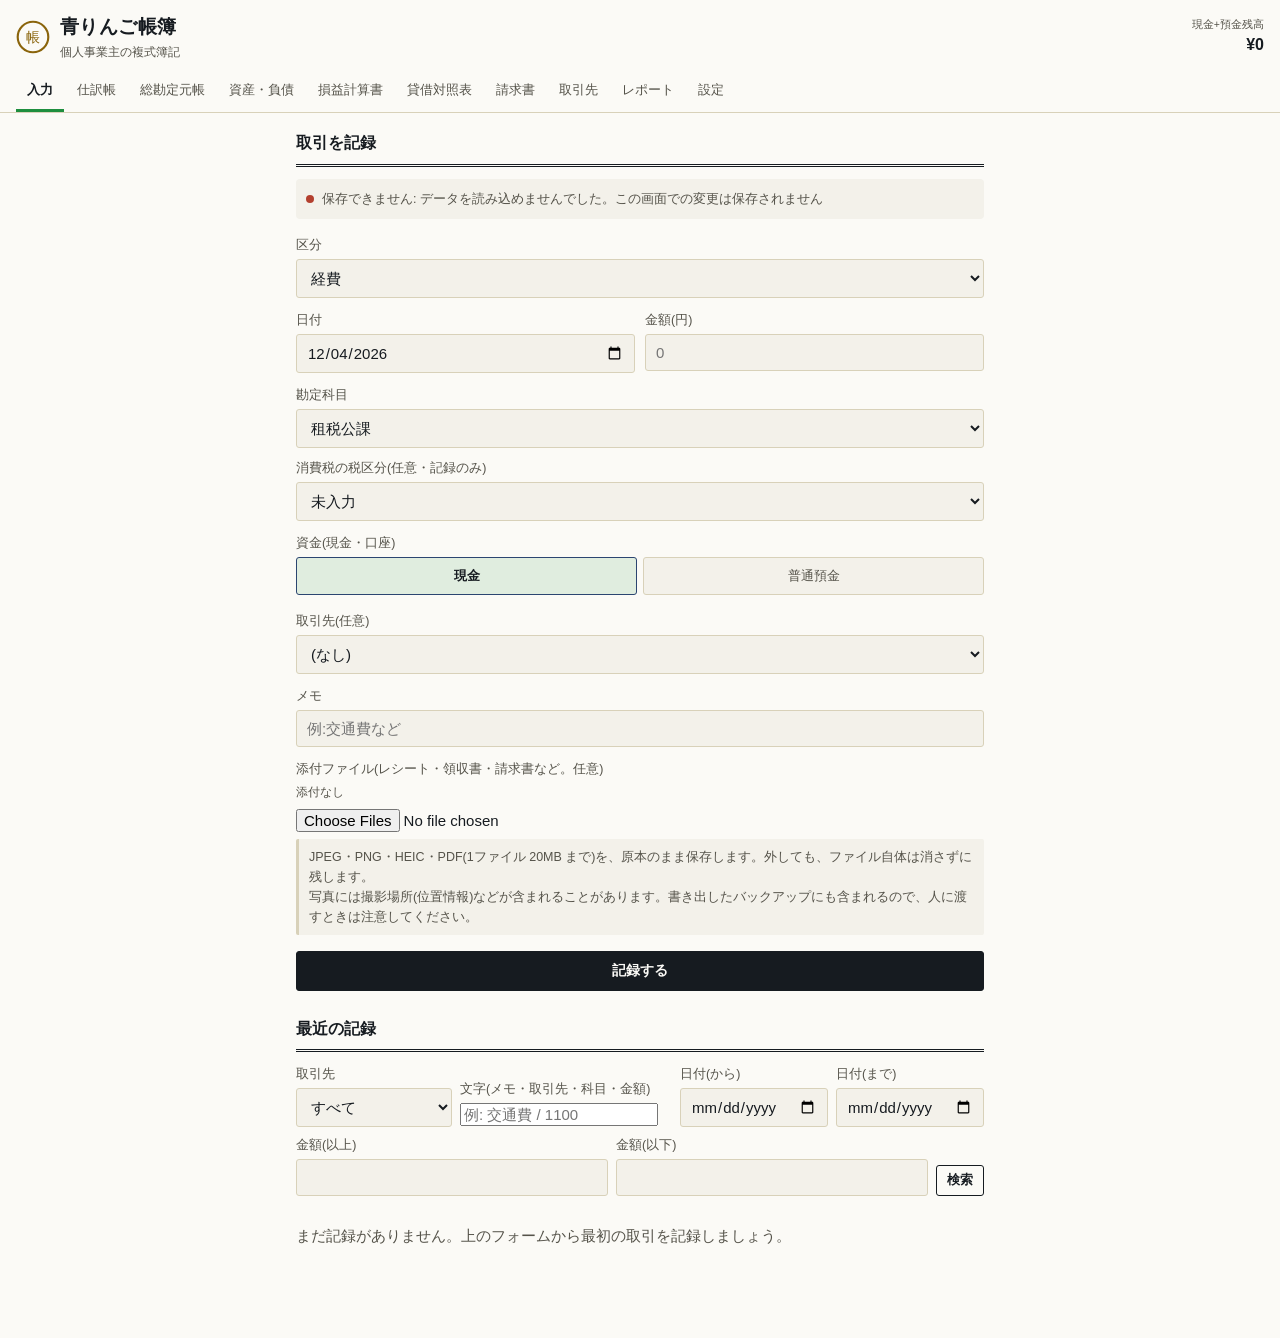
<file: src/index.html>
<!DOCTYPE html>
<html lang="ja">
<head>
<meta charset="UTF-8">
<meta name="viewport" content="width=device-width, initial-scale=1, viewport-fit=cover">
<title>青りんご帳簿</title>
<meta http-equiv="Content-Security-Policy" content="default-src 'none'; script-src 'self'; style-src 'self' 'unsafe-inline'; img-src 'self' data: blob:; connect-src ipc: http://ipc.localhost; font-src 'none'; form-action 'none'; base-uri 'none'">
<link rel="stylesheet" href="styles.css">
</head>
<body>
<div id="app"><div style="padding:60px 20px; text-align:center; color:var(--ink-muted);">読み込み中…</div></div>
<div id="toast-wrap" class="toast-wrap"></div>
<div id="modal-root"></div>
<div id="print-area"></div>

<script src="app.js"></script>
</body>
</html>
</file>
<file: src/styles.css>
:root {
    /* 白の画面: 背景はほぼ白(わずかに温かみ)、文字は濃く。補足の灰色の文字も背景 #FBFAF6 に対し 7.4:1、ボタン地 #F3F1EA に対し 6.8:1 */
    --paper: #FBFAF6;
    --paper-2: #F3F1EA;
    --paper-line: #D8D1B9;
    --ink: #161B20;
    --ink-muted: #55534A;
    --indigo: #2B4570;
    --indigo-deep: #1C2F4D;
    --vermillion: #B33F2E;
    --vermillion-soft: rgba(179,63,46,0.10);
    /* アイコンに合わせたアクセント色(金 = 左上の印、緑 = 選択中のタブ・選択肢)。警告・危険は朱・--danger のまま */
    --brand-gold: #8A640B;
    --brand-green: #1E8E3E;
    --brand-green-soft: rgba(30,142,62,0.12);
    --brand-green-text: #18793A; /* 文字に使う緑(背景 #FBFAF6 に対し 5.24:1。線用の --brand-green は文字には不足) */
    --danger: #A23B2E;
    --font-display: 'Hiragino Mincho ProN', 'Yu Mincho', serif;
    --font-body: 'Hiragino Kaku Gothic ProN', 'Hiragino Sans', 'Noto Sans JP', sans-serif;
    box-sizing: border-box;
    padding-top: env(safe-area-inset-top, 0px);
    padding-bottom: env(safe-area-inset-bottom, 0px);
  }
  :root { color-scheme: light dark; }
  :root[data-theme="light"] { color-scheme: light; }
  :root[data-theme="dark"] { color-scheme: dark; }
  @media (prefers-color-scheme: dark) {
    :root:not([data-theme="light"]) {
      --paper: #171814; --paper-2: #212219; --paper-line: #3A3A2D;
      --ink: #ECE8D8; --ink-muted: #A6A28C; --indigo: #8DA9D1; --indigo-deep: #B9CBE6;
      --vermillion: #E17A63; --vermillion-soft: rgba(225,122,99,0.15); --danger: #E17A63;
      --brand-gold: #E0B23A; --brand-green: #4CC66A; --brand-green-soft: rgba(76,198,106,0.16); --brand-green-text: #4CC66A;
    }
  }
  :root[data-theme="dark"] {
    --paper: #171814; --paper-2: #212219; --paper-line: #3A3A2D;
    --ink: #ECE8D8; --ink-muted: #A6A28C; --indigo: #8DA9D1; --indigo-deep: #B9CBE6;
    --vermillion: #E17A63; --vermillion-soft: rgba(225,122,99,0.15); --danger: #E17A63;
      --brand-gold: #E0B23A; --brand-green: #4CC66A; --brand-green-soft: rgba(76,198,106,0.16); --brand-green-text: #4CC66A;
  }
  html { scroll-padding-top: env(safe-area-inset-top, 0px); height: 100%; }
  * { box-sizing: inherit; }
  body { margin: 0; min-height: 100%; background: var(--paper); color: var(--ink); font-family: var(--font-body); font-size: 15px; line-height: 1.6; -webkit-font-smoothing: antialiased; }
  h1, h2, h3 { font-family: var(--font-display); font-weight: 700; margin: 0; }
  button, input, select, textarea { font-family: inherit; font-size: 15px; color: inherit; }
  a { color: var(--indigo); }
  .num { font-variant-numeric: tabular-nums; }
  .muted { color: var(--ink-muted); }
  .accent { color: var(--brand-green-text); } /* 重要な合計の強調 */
  .neg, .accent .neg { color: var(--danger); } /* マイナスの金額だけ赤 */

  header.app-header { position: sticky; top: 0; z-index: 20; padding: calc(12px + env(safe-area-inset-top, 0px)) 16px 0 16px; background: var(--paper); border-bottom: 1px solid var(--paper-line); }
  .header-row { display: flex; align-items: center; gap: 10px; }
  .hanko { flex: none; width: 34px; height: 34px; }
  .brand { flex: 1; min-width: 0; }
  .brand h1 { font-size: 19px; letter-spacing: .02em; }
  .brand .sub { font-size: 11.5px; color: var(--ink-muted); margin-top: 1px; overflow:hidden; text-overflow:ellipsis; white-space:nowrap; }
  .balance-chip { text-align: right; flex: none; }
  .balance-chip .lbl { font-size: 10.5px; color: var(--ink-muted); }
  .balance-chip .val { font-size: 16px; font-weight: 700; }

  nav.tabs { display: flex; gap: 2px; overflow-x: auto; margin-top: 10px; scrollbar-width: none; }
  nav.tabs::-webkit-scrollbar { display: none; }
  nav.tabs button { flex: none; background: none; border: none; cursor: pointer; padding: 9px 11px 10px 11px; color: var(--ink-muted); font-size: 13px; font-weight: 500; white-space: nowrap; border-bottom: 3px solid transparent; }
  nav.tabs button.active { color: var(--ink); border-bottom-color: var(--brand-green); font-weight: 700; }

  main { padding: 18px 16px 48px 16px; max-width: 720px; margin: 0 auto; }
  section.block { margin-bottom: 26px; }
  section.block h2 { font-size: 15.5px; padding-bottom: 8px; border-bottom: 3px double var(--ink); margin-bottom: 12px; }
  .note { font-size: 12.5px; color: var(--ink-muted); background: var(--paper-2); border-left: 3px solid var(--paper-line); padding: 8px 10px; margin: 10px 0; border-radius: 2px; }

  .field { margin-bottom: 12px; }
  .field label { display: block; font-size: 12.5px; color: var(--ink-muted); margin-bottom: 4px; }
  .field input[type="text"], .field input[type="number"], .field input[type="date"], .field select, .field textarea {
    width: 100%; padding: 9px 10px; border: 1px solid var(--paper-line); background: var(--paper-2); color: var(--ink); border-radius: 3px;
  }
  .field textarea { resize: vertical; min-height: 60px; }
  .field-row { display: flex; gap: 10px; }
  .field-row > .field { flex: 1; min-width: 0; }
  .radio-group { display: flex; gap: 6px; flex-wrap: wrap; }
  .radio-group label { flex: 1; text-align: center; border: 1px solid var(--paper-line); border-radius: 3px; padding: 8px 6px; font-size: 13px; cursor: pointer; color: var(--ink-muted); background: var(--paper-2); }
  .radio-group input { display: none; }
  .radio-group input:checked + span { color: var(--ink); font-weight: 700; }
  .radio-group label:has(input:checked) { border-color: var(--indigo); background: var(--brand-green-soft); }

  .btn { display: inline-block; border: 1px solid var(--ink); background: var(--ink); color: var(--paper); padding: 10px 18px; border-radius: 3px; cursor: pointer; font-weight: 700; font-size: 14px; }
  .btn:active { opacity: .8; }
  .btn.secondary { background: transparent; color: var(--ink); }
  .btn.ghost { background: transparent; color: var(--indigo); border-color: var(--paper-line); font-weight: 500; }
  .btn.danger { background: transparent; color: var(--danger); border-color: var(--danger); }
  .btn.block { width: 100%; }
  .btn.small { padding: 6px 10px; font-size: 12.5px; }

  table.ledger { width: 100%; border-collapse: collapse; font-size: 13px; }
  table.ledger th { text-align: left; font-weight: 500; color: var(--ink-muted); font-size: 11.5px; padding: 0 6px 8px 6px; border-bottom: 3px double var(--ink); white-space: nowrap; }
  table.ledger td { padding: 8px 6px; border-bottom: 1px solid var(--paper-line); vertical-align: top; }
  table.ledger tr:last-child td { border-bottom: none; }
  table.ledger td.num, table.ledger th.num { text-align: right; }
  .table-scroll { overflow-x: auto; }
  table.ledger.compact th, table.ledger.compact td { padding: 6px 5px; }

  .tx-row { display: flex; gap: 10px; padding: 11px 0; border-bottom: 1px solid var(--paper-line); align-items: flex-start; }
  .tx-row:last-child { border-bottom: none; }
  .tx-thumb { flex: none; width: 40px; height: 40px; border-radius: 3px; overflow: hidden; background: var(--paper-2); border: 1px solid var(--paper-line); }
  .tx-thumb img { width: 100%; height: 100%; object-fit: cover; display: block; }
  .tx-main { flex: 1; min-width: 0; }
  .tx-top { display: flex; justify-content: space-between; gap: 8px; }
  .tx-cat { font-weight: 700; font-size: 14px; }
  .tx-amt { font-weight: 700; font-size: 14.5px; white-space: nowrap; }
  .tx-amt.income { color: var(--indigo); }
  .tx-amt.expense { color: var(--ink); }
  .tx-meta { font-size: 12px; color: var(--ink-muted); margin-top: 2px; }
  .tx-actions { margin-top: 6px; display: flex; gap: 10px; }
  .tx-actions a { font-size: 12px; cursor: pointer; }

  .tag { display: inline-block; font-size: 10.5px; padding: 2px 7px; border-radius: 20px; border: 1px solid var(--paper-line); color: var(--ink-muted); }
  .kpi-row { display: flex; gap: 10px; margin-bottom: 14px; flex-wrap: wrap; }
  .kpi { flex: 1; min-width: 100px; padding: 12px; background: var(--paper-2); border-radius: 4px; }
  .kpi .lbl { font-size: 11px; color: var(--ink-muted); }
  .kpi .val { font-size: 17px; font-weight: 700; margin-top: 2px; }

  select.year-select { padding: 6px 8px; border: 1px solid var(--paper-line); background: var(--paper-2); border-radius: 3px; }
  .toast-wrap { position: fixed; bottom: calc(18px + env(safe-area-inset-bottom, 0px)); left: 0; right: 0; display: flex; justify-content: center; z-index: 100; pointer-events: none; }
  .toast { background: var(--ink); color: var(--paper); padding: 9px 16px; border-radius: 20px; font-size: 13px; box-shadow: 0 4px 14px rgba(0,0,0,.2); }

  .modal-backdrop { position: fixed; inset: 0; background: rgba(0,0,0,.45); z-index: 200; display: flex; align-items: flex-end; justify-content: center; }
  .modal-sheet { background: var(--paper); width: 100%; max-width: 720px; max-height: 88vh; overflow-y: auto; border-radius: 12px 12px 0 0; padding: 18px 16px calc(24px + env(safe-area-inset-bottom, 0px)) 16px; }
  .modal-head { display: flex; justify-content: space-between; align-items: center; margin-bottom: 14px; }
  .modal-head h3 { font-size: 16px; }
  .modal-close { background: none; border: none; font-size: 22px; color: var(--ink-muted); cursor: pointer; line-height: 1; }

  .invoice-list-row { padding: 12px 0; border-bottom: 1px solid var(--paper-line); }
  .invoice-list-row:last-child { border-bottom: none; }
  .invoice-item-row { display: grid; grid-template-columns: 1fr 52px 84px 78px 26px; gap: 6px; margin-bottom: 6px; align-items: center; }
  .invoice-item-row input, .invoice-item-row select { padding: 7px 8px; border: 1px solid var(--paper-line); background: var(--paper-2); border-radius: 3px; width: 100%; }
  .invoice-item-row .rm { background: none; border: none; color: var(--ink-muted); font-size: 16px; cursor: pointer; }

  .bar-chart .bar-label, .bar-label { font-size: 11.5px; fill: var(--ink-muted); font-family: var(--font-body); }
  .bar-value { font-size: 11px; fill: var(--ink); font-family: var(--font-body); }
  .storage-flag { display: flex; align-items: center; gap: 8px; font-size: 12.5px; color: var(--ink-muted); padding: 10px; background: var(--paper-2); border-radius: 4px; margin-bottom: 16px; }
  .storage-dot { width: 8px; height: 8px; border-radius: 50%; flex: none; }
  .storage-dot.ok { background: #3E7A55; }
  .storage-dot.warn { background: var(--vermillion); }

  #print-area { display: none; }
  @page { size: A4 portrait; margin: 12mm 0; }
  @media print {
    /* アプリの画面は印刷しない(見えなくするだけだと場所が残って白紙のページができるため、外す) */
    #app, #toast-wrap, #modal-root { display: none !important; }
    html, body { background: #fff !important; margin: 0; padding: 0; }
    /* 請求書の幅は紙(A4 = 210mm)に合わせて固定する。画面の幅に合わせると右側が切れるため */
    #print-area { display: block; position: static; width: 180mm; margin: 0 auto; padding: 0; background: #fff; box-sizing: border-box; }
    #print-area * { -webkit-print-color-adjust: exact; print-color-adjust: exact; box-sizing: border-box; } /* 見出しの灰色を印刷する */
  }
</file>
